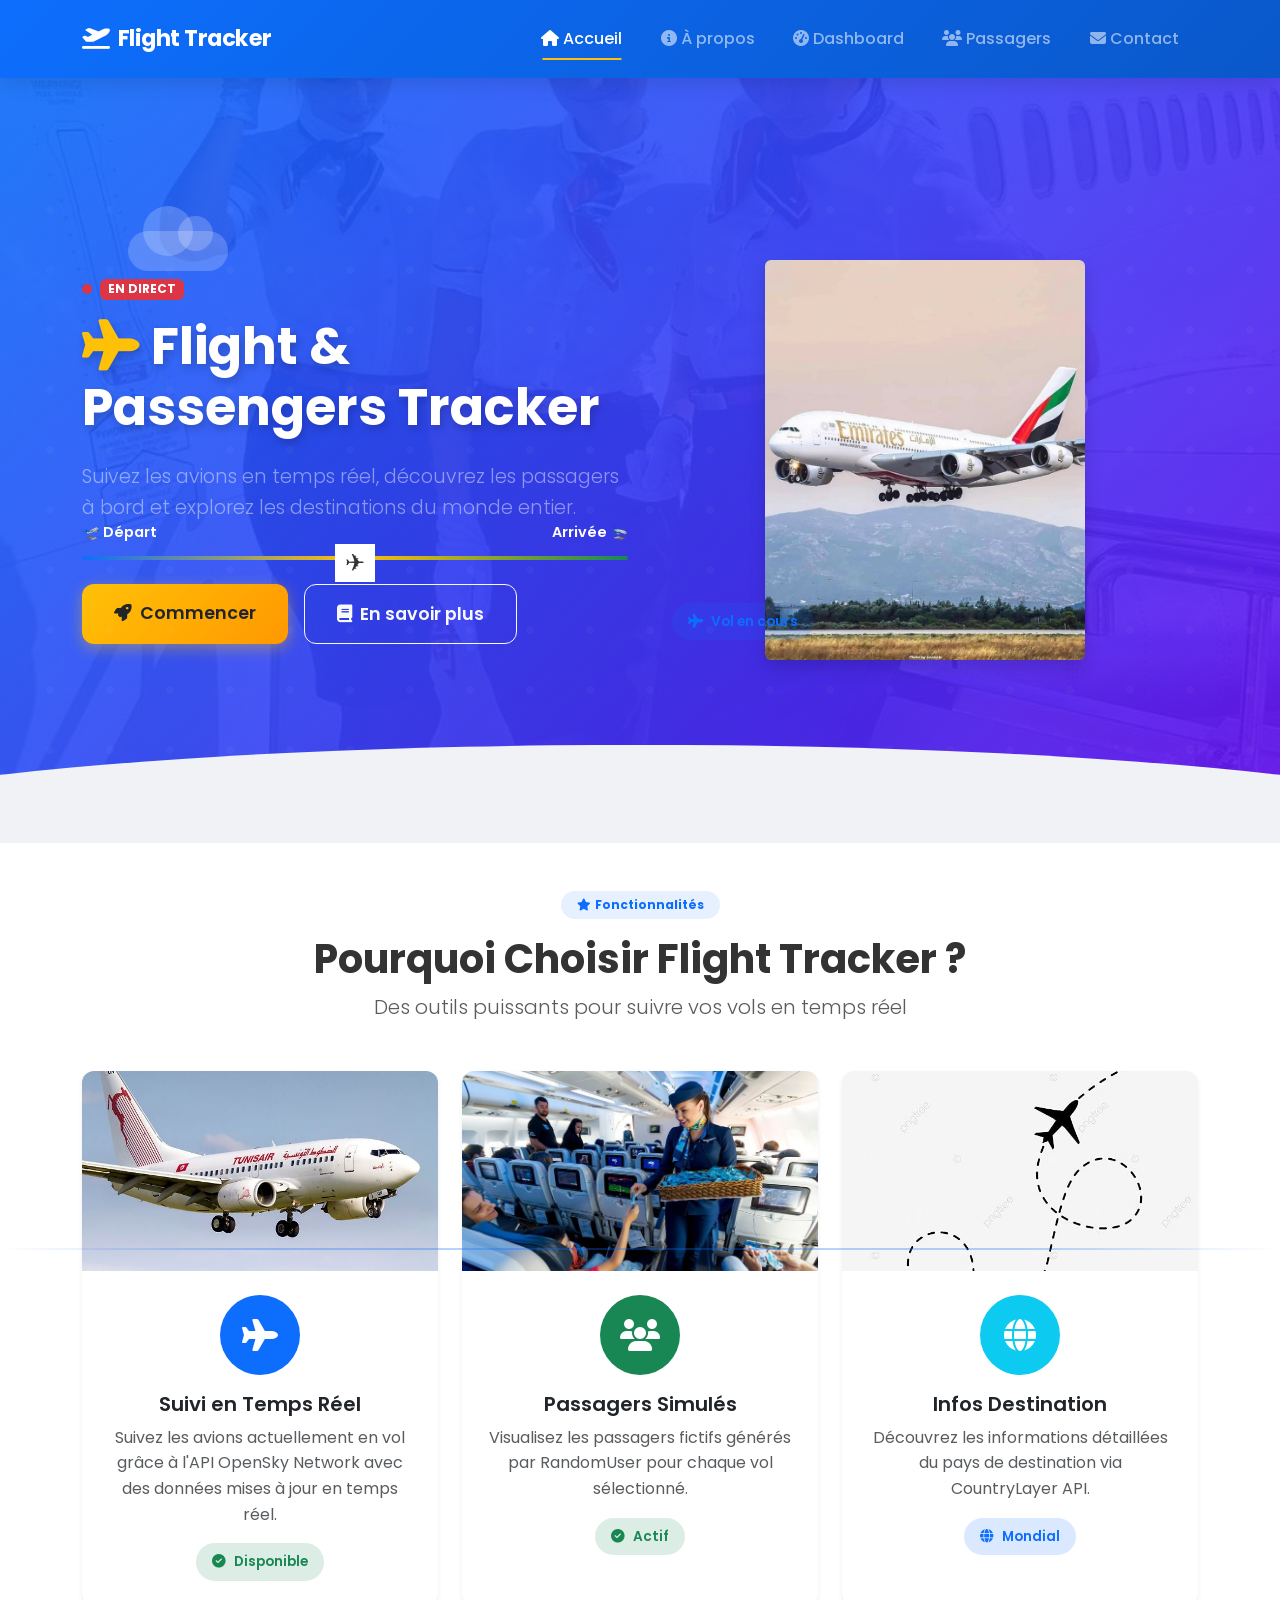
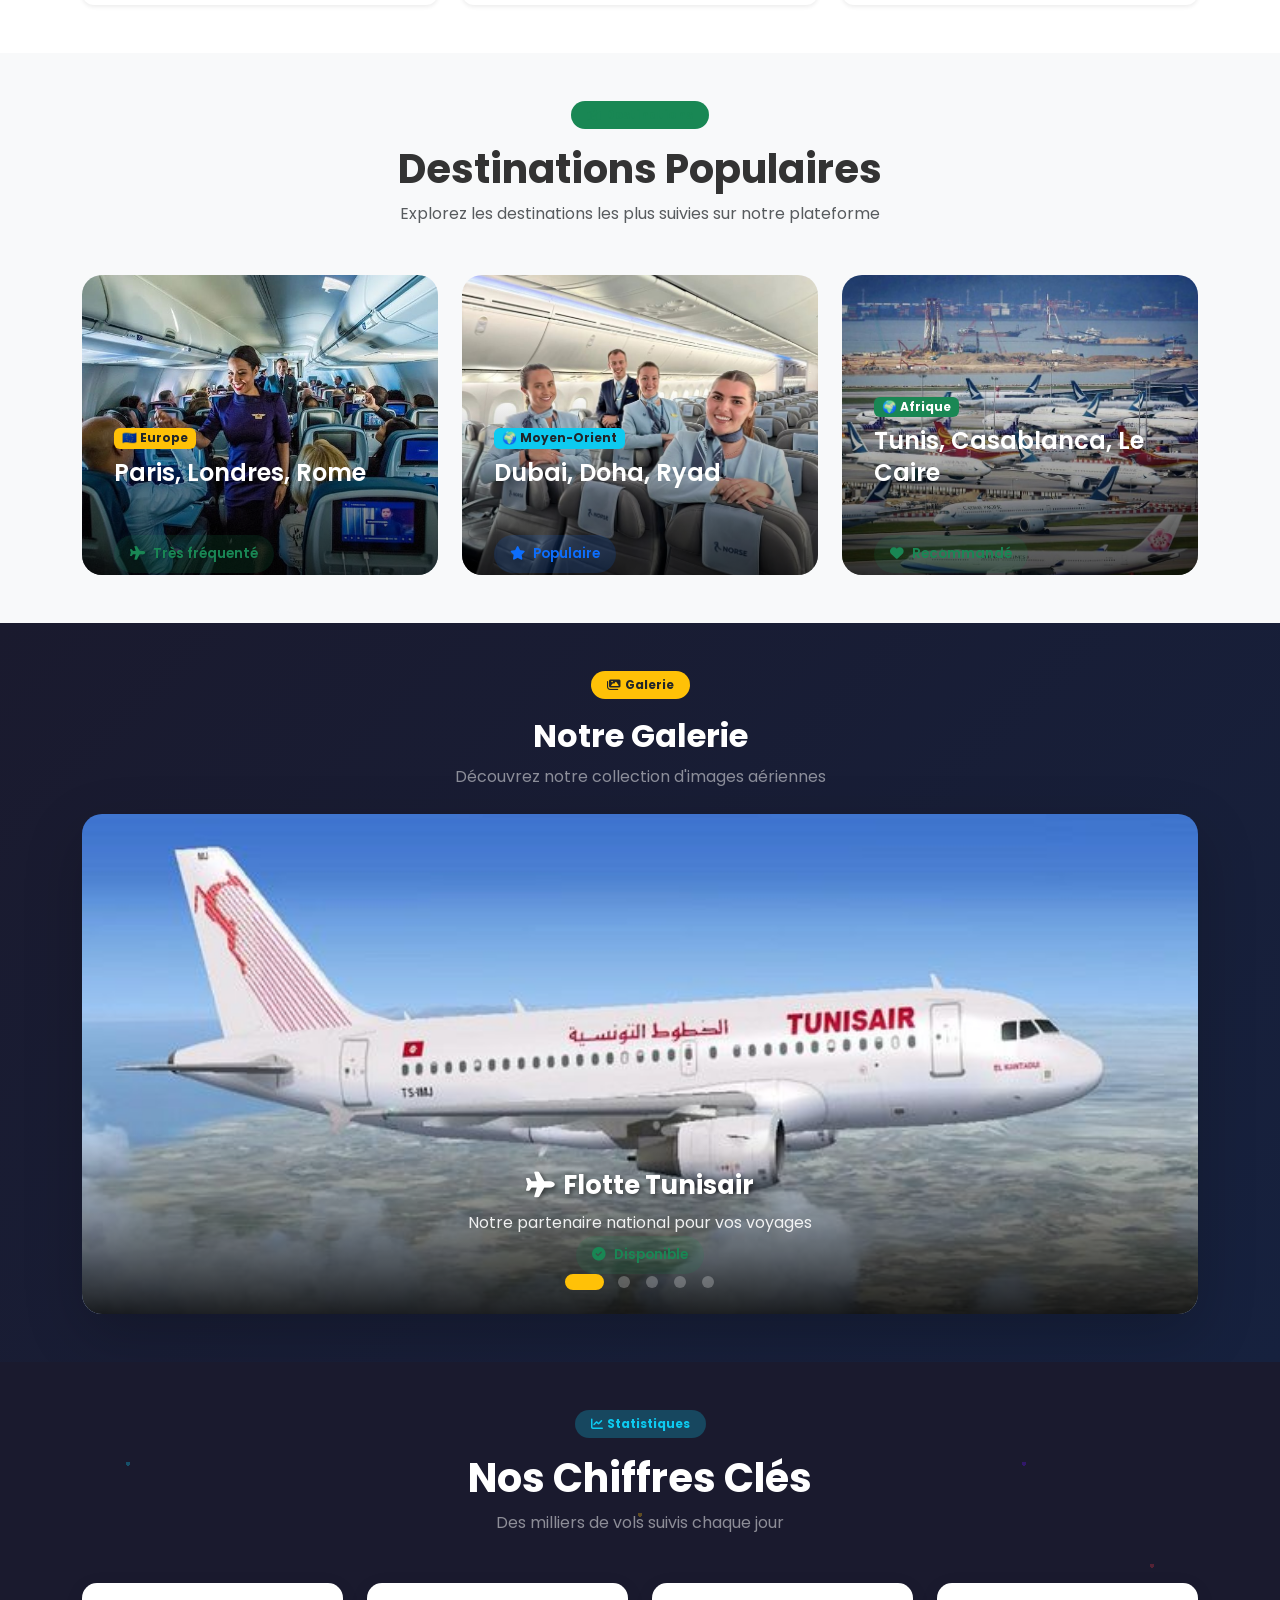
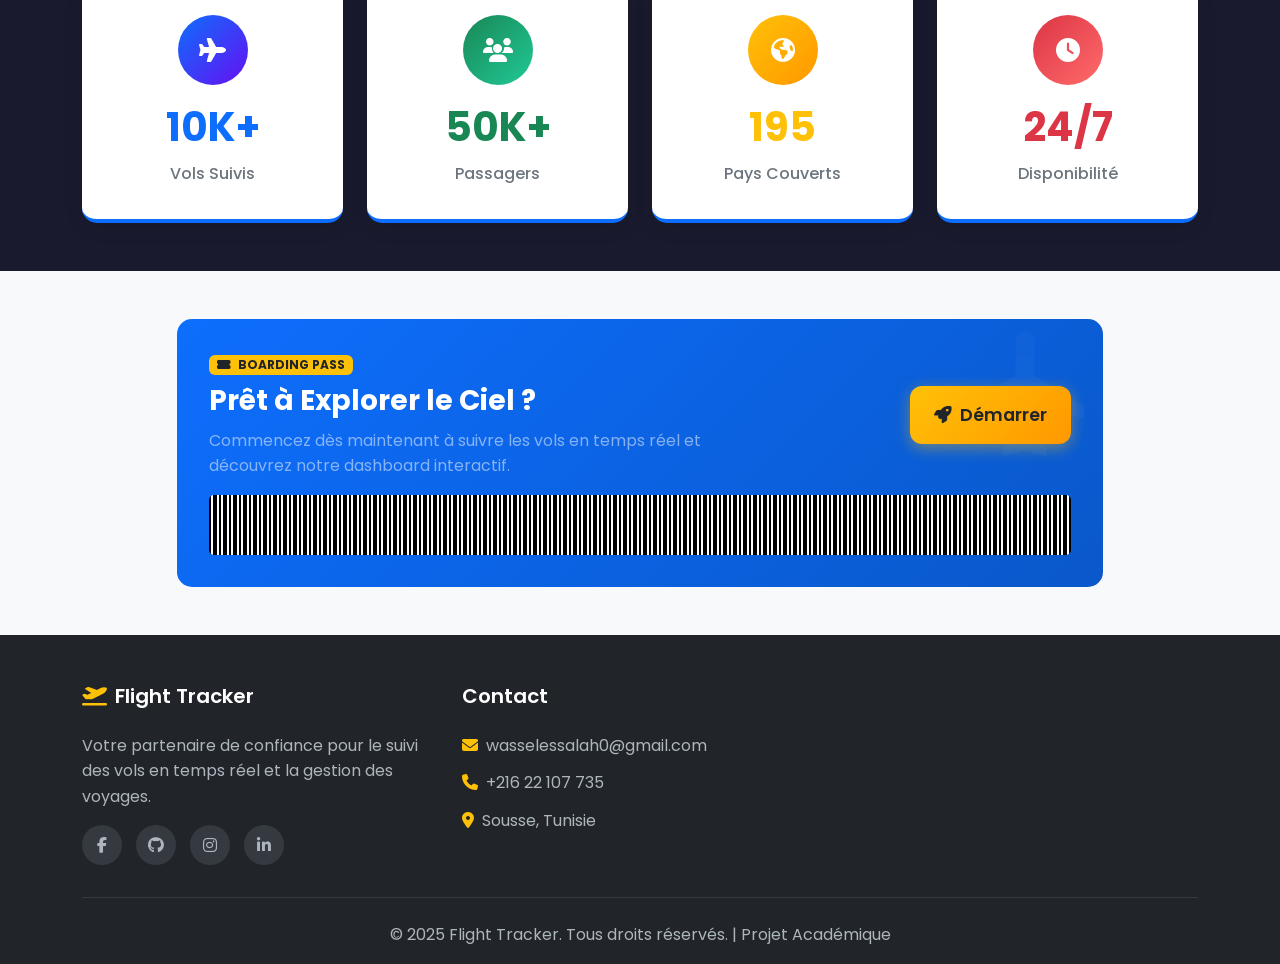
<file: index.html>
<!DOCTYPE html>
<html lang="fr">
<head>
    <meta charset="UTF-8">
    <meta name="viewport" content="width=device-width, initial-scale=1.0">
    <title>Flight & Passengers Tracker - Accueil</title>
    <!-- Bootstrap 5 CSS -->
    <link href="https://cdn.jsdelivr.net/npm/bootstrap@5.3.2/dist/css/bootstrap.min.css" rel="stylesheet">
    <!-- Font Awesome -->
    <link rel="stylesheet" href="https://cdnjs.cloudflare.com/ajax/libs/font-awesome/6.4.2/css/all.min.css">
    <!-- Custom CSS -->
    <link rel="stylesheet" href="css/style.css">
</head>
<body>
    <nav class="navbar navbar-expand-lg navbar-dark bg-primary sticky-top">
        <div class="container">
            <a class="navbar-brand" href="index.html">
                <i class="fas fa-plane-departure me-2"></i>Flight Tracker
            </a>
            <button class="navbar-toggler" type="button" data-bs-toggle="collapse" data-bs-target="#navbarNav">
                <span class="navbar-toggler-icon"></span>
            </button>
            <div class="collapse navbar-collapse" id="navbarNav">
                <ul class="navbar-nav ms-auto">
                    <li class="nav-item">
                        <a class="nav-link active" href="index.html"><i class="fas fa-home me-1"></i>Accueil</a>
                    </li>
                    <li class="nav-item">
                        <a class="nav-link" href="about.html"><i class="fas fa-info-circle me-1"></i>À propos</a>
                    </li>
                    <li class="nav-item">
                        <a class="nav-link" href="dashboard.html"><i class="fas fa-tachometer-alt me-1"></i>Dashboard</a>
                    </li>
                    <li class="nav-item">
                        <a class="nav-link" href="passengers.html"><i class="fas fa-users me-1"></i>Passagers</a>
                    </li>
                    <li class="nav-item">
                        <a class="nav-link" href="contact.html"><i class="fas fa-envelope me-1"></i>Contact</a>
                    </li>
                </ul>
            </div>
        </div>
    </nav>

    <header class="hero-section travel-bg">
        <div class="cloud-decoration" style="top: 20%; left: 10%;"></div>
        <div class="cloud-decoration" style="top: 40%; right: 15%;"></div>
        <div class="container">
            <div class="row align-items-center min-vh-75">
                <div class="col-lg-6 page-transition">
                    <div class="live-indicator mb-3">
                        <span class="dot"></span>
                        <span class="badge bg-danger">EN DIRECT</span>
                    </div>
                    <h1 class="display-4 fw-bold text-white mb-4">
                        <i class="fas fa-plane text-warning"></i> Flight & Passengers Tracker
                    </h1>
                    <p class="lead text-white-50 mb-4">
                        Suivez les avions en temps réel, découvrez les passagers à bord et explorez les destinations du monde entier.
                    </p>
                    
                    <!-- Flight Route Visual -->
                    <div class="flight-route-line mb-4">
                        <span class="departure text-white">🛫 Départ</span>
                        <span class="arrival text-white">Arrivée 🛬</span>
                    </div>
                    
                    <div class="d-flex gap-3 flex-wrap">
                        <a href="dashboard.html" class="btn btn-warning btn-lg">
                            <i class="fas fa-rocket me-2"></i>Commencer
                        </a>
                        <a href="about.html" class="btn btn-outline-light btn-lg">
                            <i class="fas fa-book me-2"></i>En savoir plus
                        </a>
                    </div>
                </div>
                <div class="col-lg-6 text-center page-transition">
                    <div class="hero-image position-relative">
                        <img src="images/flight/airplane-main.jpeg" alt="Avion en vol" class="img-fluid rounded shadow" style="max-height: 400px;">
                        <div class="flight-status in-flight position-absolute" style="bottom: 20px; left: 20px;">
                            <i class="fas fa-plane"></i> Vol en cours
                        </div>
                    </div>
                </div>
            </div>
        </div>
    </header>

    <section class="py-5 bg-white section-plane-trail">
        <div class="container">
            <div class="text-center mb-5 page-transition">
                <span class="badge bg-primary bg-opacity-10 text-primary px-3 py-2 rounded-pill mb-3">
                    <i class="fas fa-star me-1"></i>Fonctionnalités
                </span>
                <h2 class="fw-bold display-6">Pourquoi Choisir Flight Tracker ?</h2>
                <p class="text-muted lead">Des outils puissants pour suivre vos vols en temps réel</p>
            </div>
            <div class="row g-4">
                <div class="col-md-4">
                    <div class="card h-100 border-0 shadow-sm feature-card">
                        <img src="images/flight/tunisair-boeing-1.jpeg" class="card-img-top" alt="Suivi de vol" style="height: 200px; object-fit: cover;">
                        <div class="card-body text-center p-4">
                            <div class="feature-icon bg-primary text-white rounded-circle mb-3 mx-auto">
                                <i class="fas fa-plane fa-2x"></i>
                            </div>
                            <h5 class="card-title">Suivi en Temps Réel</h5>
                            <p class="card-text text-muted">
                                Suivez les avions actuellement en vol grâce à l'API OpenSky Network avec des données mises à jour en temps réel.
                            </p>
                            <span class="flight-status on-time"><i class="fas fa-check-circle"></i> Disponible</span>
                        </div>
                    </div>
                </div>
                <div class="col-md-4">
                    <div class="card h-100 border-0 shadow-sm feature-card">
                        <img src="images/flight/flight-attendants-1.jpeg" class="card-img-top" alt="Passagers" style="height: 200px; object-fit: cover;">
                        <div class="card-body text-center p-4">
                            <div class="feature-icon bg-success text-white rounded-circle mb-3 mx-auto">
                                <i class="fas fa-users fa-2x"></i>
                            </div>
                            <h5 class="card-title">Passagers Simulés</h5>
                            <p class="card-text text-muted">
                                Visualisez les passagers fictifs générés par RandomUser pour chaque vol sélectionné.
                            </p>
                            <span class="flight-status on-time"><i class="fas fa-check-circle"></i> Actif</span>
                        </div>
                    </div>
                </div>
                <div class="col-md-4">
                    <div class="card h-100 border-0 shadow-sm feature-card">
                        <img src="images/flight/flight-route.jpeg" class="card-img-top" alt="Destinations" style="height: 200px; object-fit: cover;">
                        <div class="card-body text-center p-4">
                            <div class="feature-icon bg-info text-white rounded-circle mb-3 mx-auto">
                                <i class="fas fa-globe fa-2x"></i>
                            </div>
                            <h5 class="card-title">Infos Destination</h5>
                            <p class="card-text text-muted">
                                Découvrez les informations détaillées du pays de destination via CountryLayer API.
                            </p>
                            <span class="flight-status in-flight"><i class="fas fa-globe"></i> Mondial</span>
                        </div>
                    </div>
                </div>
            </div>
        </div>
    </section>

    <section class="py-5 bg-light">
        <div class="container">
            <div class="text-center mb-5 page-transition">
                <span class="badge bg-success bg-opacity-15 text-success px-3 py-2 rounded-pill mb-3">
                    <i class="fas fa-map-marked-alt me-1"></i>Destinations
                </span>
                <h2 class="fw-bold display-6">Destinations Populaires</h2>
                <p class="text-muted">Explorez les destinations les plus suivies sur notre plateforme</p>
            </div>
            <div class="row g-4">
                <div class="col-lg-4 col-md-6">
                    <div class="destination-card">
                        <img src="images/flight/airplane-sky-2.jpeg" alt="Europe">
                        <div class="overlay">
                            <span class="badge bg-warning text-dark mb-2">🇪🇺 Europe</span>
                            <h4>Paris, Londres, Rome</h4>
                            <p>+2,500 vols quotidiens</p>
                            <span class="flight-status on-time"><i class="fas fa-plane"></i> Très fréquenté</span>
                        </div>
                    </div>
                </div>
                <div class="col-lg-4 col-md-6">
                    <div class="destination-card">
                        <img src="images/flight/airplane-sky-3.jpeg" alt="Moyen-Orient">
                        <div class="overlay">
                            <span class="badge bg-info text-dark mb-2">🌍 Moyen-Orient</span>
                            <h4>Dubai, Doha, Ryad</h4>
                            <p>+1,800 vols quotidiens</p>
                            <span class="flight-status in-flight"><i class="fas fa-star"></i> Populaire</span>
                        </div>
                    </div>
                </div>
                <div class="col-lg-4 col-md-6">
                    <div class="destination-card">
                        <img src="images/flight/airplane-sky-4.jpeg" alt="Afrique">
                        <div class="overlay">
                            <span class="badge bg-success mb-2">🌍 Afrique</span>
                            <h4>Tunis, Casablanca, Le Caire</h4>
                            <p>+1,200 vols quotidiens</p>
                            <span class="flight-status on-time"><i class="fas fa-heart"></i> Recommandé</span>
                        </div>
                    </div>
                </div>
            </div>
        </div>
    </section>

    <section class="py-5" style="background: linear-gradient(135deg, #1a1a2e 0%, #16213e 100%);">
        <div class="container">
            <div class="text-center mb-4 page-transition">
                <span class="badge bg-warning text-dark px-3 py-2 rounded-pill mb-3">
                    <i class="fas fa-images me-1"></i>Galerie
                </span>
                <h2 class="fw-bold text-white">Notre Galerie</h2>
                <p class="text-white-50">Découvrez notre collection d'images aériennes</p>
            </div>
            <div id="photoCarousel" class="carousel slide" data-bs-ride="carousel">
                <!-- Indicators -->
                <div class="carousel-indicators">
                    <button type="button" data-bs-target="#photoCarousel" data-bs-slide-to="0" class="active" aria-current="true" aria-label="Slide 1"></button>
                    <button type="button" data-bs-target="#photoCarousel" data-bs-slide-to="1" aria-label="Slide 2"></button>
                    <button type="button" data-bs-target="#photoCarousel" data-bs-slide-to="2" aria-label="Slide 3"></button>
                    <button type="button" data-bs-target="#photoCarousel" data-bs-slide-to="3" aria-label="Slide 4"></button>
                    <button type="button" data-bs-target="#photoCarousel" data-bs-slide-to="4" aria-label="Slide 5"></button>
                </div>
                <!-- Carousel Items -->
                <div class="carousel-inner rounded shadow-lg">
                    <div class="carousel-item active">
                        <img src="images/flight/tunisair-fleet.jpeg" class="d-block w-100" alt="Flotte Tunisair" style="height: 500px; object-fit: cover;">
                        <div class="carousel-caption d-none d-md-block bg-dark bg-opacity-50 rounded p-3">
                            <h5><i class="fas fa-plane me-2"></i>Flotte Tunisair</h5>
                            <p>Notre partenaire national pour vos voyages</p>
                            <span class="flight-status on-time"><i class="fas fa-check-circle"></i> Disponible</span>
                        </div>
                    </div>
                    <div class="carousel-item">
                        <img src="images/flight/airplane-sky-1.jpeg" class="d-block w-100" alt="Avion dans le ciel" style="height: 500px; object-fit: cover;">
                        <div class="carousel-caption d-none d-md-block bg-dark bg-opacity-50 rounded p-3">
                            <h5><i class="fas fa-cloud me-2"></i>Vol en Altitude</h5>
                            <p>Au-dessus des nuages vers votre destination</p>
                            <span class="flight-status in-flight"><i class="fas fa-plane"></i> En vol</span>
                        </div>
                    </div>
                    <div class="carousel-item">
                        <img src="images/flight/tunisair-boeing-1.jpeg" class="d-block w-100" alt="Boeing Tunisair" style="height: 500px; object-fit: cover;">
                        <div class="carousel-caption d-none d-md-block bg-dark bg-opacity-50 rounded p-3">
                            <h5><i class="fas fa-plane-departure me-2"></i>Boeing Moderne</h5>
                            <p>Technologie de pointe pour votre confort</p>
                            <span class="flight-status on-time"><i class="fas fa-star"></i> Premium</span>
                        </div>
                    </div>
                    <div class="carousel-item">
                        <img src="images/flight/crew-pilots.jpeg" class="d-block w-100" alt="Équipage" style="height: 500px; object-fit: cover;">
                        <div class="carousel-caption d-none d-md-block bg-dark bg-opacity-50 rounded p-3">
                            <h5><i class="fas fa-users me-2"></i>Notre Équipage</h5>
                            <p>Des professionnels à votre service</p>
                            <span class="flight-status on-time"><i class="fas fa-award"></i> Certifié</span>
                        </div>
                    </div>
                    <div class="carousel-item">
                        <img src="images/flight/porter-airlines.jpeg" class="d-block w-100" alt="Porter Airlines" style="height: 500px; object-fit: cover;">
                        <div class="carousel-caption d-none d-md-block bg-dark bg-opacity-50 rounded p-3">
                            <h5><i class="fas fa-globe me-2"></i>Nos Partenaires</h5>
                            <p>Un réseau mondial de compagnies aériennes</p>
                            <span class="flight-status in-flight"><i class="fas fa-handshake"></i> Partenaire</span>
                        </div>
                    </div>
                </div>
                <!-- Navigation Arrows -->
                <button class="carousel-control-prev" type="button" data-bs-target="#photoCarousel" data-bs-slide="prev">
                    <span class="carousel-control-prev-icon" aria-hidden="true"></span>
                    <span class="visually-hidden">Précédent</span>
                </button>
                <button class="carousel-control-next" type="button" data-bs-target="#photoCarousel" data-bs-slide="next">
                    <span class="carousel-control-next-icon" aria-hidden="true"></span>
                    <span class="visually-hidden">Suivant</span>
                </button>
            </div>
        </div>
    </section>

    <section class="py-5 world-map-bg">
        <div class="container">
            <div class="text-center mb-5">
                <span class="badge bg-info bg-opacity-25 text-info px-3 py-2 rounded-pill mb-3">
                    <i class="fas fa-chart-line me-1"></i>Statistiques
                </span>
                <h2 class="fw-bold display-6 text-white">Nos Chiffres Clés</h2>
                <p class="text-white-50">Des milliers de vols suivis chaque jour</p>
            </div>
            <div class="row g-4">
                <div class="col-md-3 col-6">
                    <div class="travel-counter">
                        <div class="counter-icon">
                            <i class="fas fa-plane"></i>
                        </div>
                        <h2>10K+</h2>
                        <p>Vols Suivis</p>
                    </div>
                </div>
                <div class="col-md-3 col-6">
                    <div class="travel-counter">
                        <div class="counter-icon" style="background: linear-gradient(135deg, #198754 0%, #20c997 100%);">
                            <i class="fas fa-users"></i>
                        </div>
                        <h2 style="color: #198754;">50K+</h2>
                        <p>Passagers</p>
                    </div>
                </div>
                <div class="col-md-3 col-6">
                    <div class="travel-counter">
                        <div class="counter-icon" style="background: linear-gradient(135deg, #ffc107 0%, #ff9800 100%);">
                            <i class="fas fa-globe-americas"></i>
                        </div>
                        <h2 style="color: #ffc107;">195</h2>
                        <p>Pays Couverts</p>
                    </div>
                </div>
                <div class="col-md-3 col-6">
                    <div class="travel-counter">
                        <div class="counter-icon" style="background: linear-gradient(135deg, #dc3545 0%, #ff6b6b 100%);">
                            <i class="fas fa-clock"></i>
                        </div>
                        <h2 style="color: #dc3545;">24/7</h2>
                        <p>Disponibilité</p>
                    </div>
                </div>
            </div>
        </div>
    </section>

    <section class="py-5 bg-light">
        <div class="container">
            <div class="row justify-content-center">
                <div class="col-lg-10">
                    <div class="boarding-pass">
                        <div class="row align-items-center">
                            <div class="col-lg-8 text-center text-lg-start mb-4 mb-lg-0">
                                <span class="badge bg-warning text-dark mb-2">
                                    <i class="fas fa-ticket-alt me-1"></i> BOARDING PASS
                                </span>
                                <h3 class="text-white fw-bold mb-2">Prêt à Explorer le Ciel ?</h3>
                                <p class="text-white-50 mb-0">Commencez dès maintenant à suivre les vols en temps réel et découvrez notre dashboard interactif.</p>
                            </div>
                            <div class="col-lg-4 text-center text-lg-end">
                                <a href="dashboard.html" class="btn btn-warning btn-lg px-4">
                                    <i class="fas fa-rocket me-2"></i>Démarrer
                                </a>
                            </div>
                        </div>
                        <div class="barcode mt-3"></div>
                    </div>
                </div>
            </div>
        </div>
    </section>

    <footer class="footer-pro">
        <div class="container">
            <div class="row g-4">
                <div class="col-lg-4">
                    <h5><i class="fas fa-plane-departure me-2 text-warning"></i>Flight Tracker</h5>
                    <p>Votre partenaire de confiance pour le suivi des vols en temps réel et la gestion des voyages.</p>
                    <div class="social-links">
                        <a href="https://www.facebook.com/wasl.alsalh.2025/" target="_blank"><i class="fab fa-facebook-f"></i></a>
                        <a href="https://github.com/wasselessalah" target="_blank"><i class="fab fa-github"></i></a>
                        <a href="https://www.instagram.com/essalahwassel/" target="_blank"><i class="fab fa-instagram"></i></a>
                        <a href="https://www.linkedin.com/in/essalah-wassel-626993300/" target="_blank"><i class="fab fa-linkedin-in"></i></a>
                    </div>
                </div>
              
                <div class="col-lg-3 col-md-4">
                    <h5>Contact</h5>
                    <ul class="footer-links">
                        <li><i class="fas fa-envelope me-2 text-warning"></i>wasselessalah0@gmail.com</li>
                        <li><i class="fas fa-phone me-2 text-warning"></i>+216 22 107 735</li>
                        <li><i class="fas fa-map-marker-alt me-2 text-warning"></i>Sousse, Tunisie</li>
                    </ul>
                </div>
                
            </div>
            <div class="footer-bottom text-center">
                <p class="mb-0">&copy; 2025 Flight Tracker. Tous droits réservés. | Projet Académique </p>
            </div>
        </div>
    </footer>

    <script src="https://cdn.jsdelivr.net/npm/bootstrap@5.3.2/dist/js/bootstrap.bundle.min.js"></script>
    <script src="https://code.jquery.com/jquery-3.7.1.min.js"></script>
    <script src="js/main.js"></script>
</body>
</html>
</file>
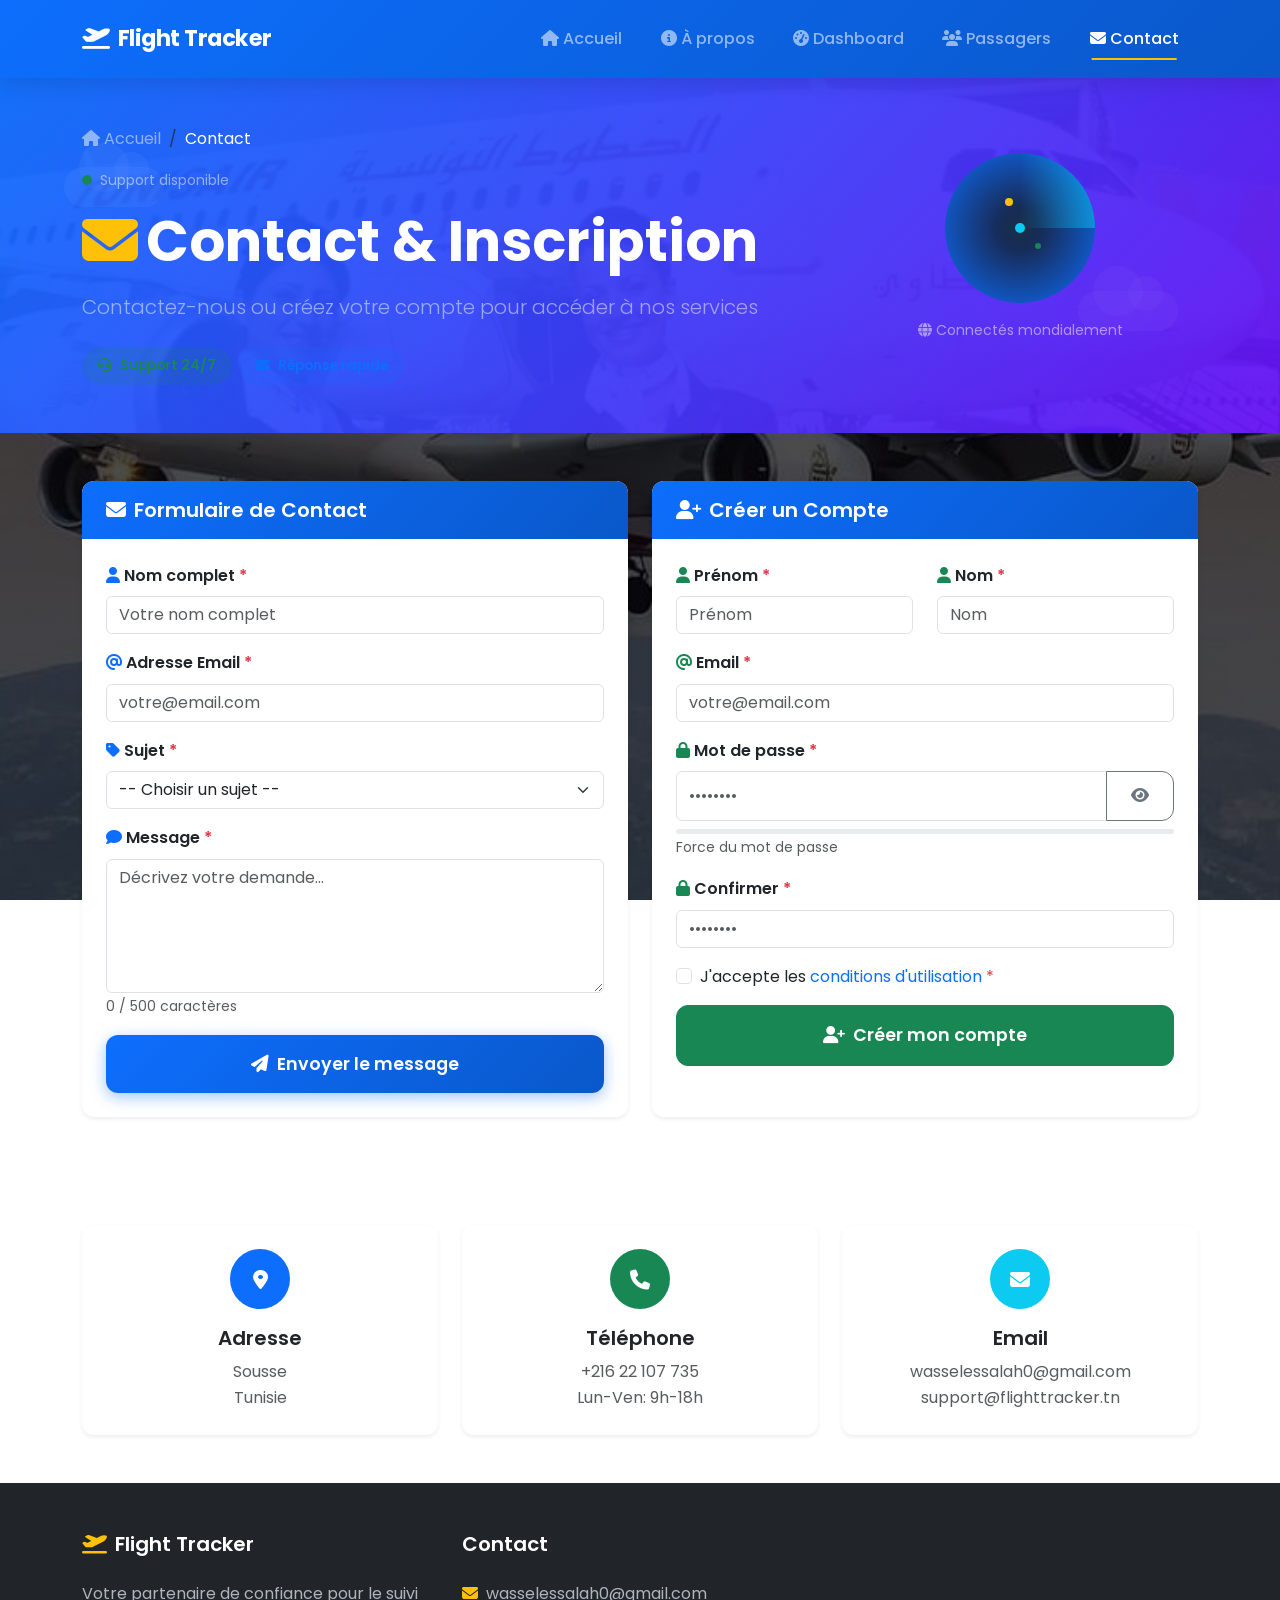
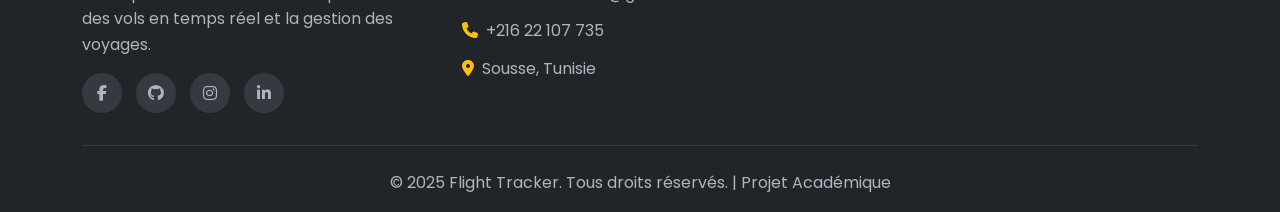
<file: contact.html>
<!DOCTYPE html>
<html lang="fr">
<head>
    <meta charset="UTF-8">
    <meta name="viewport" content="width=device-width, initial-scale=1.0">
    <title>Flight Tracker - Contact / Inscription</title>
    <!-- Bootstrap 5 CSS -->
    <link href="https://cdn.jsdelivr.net/npm/bootstrap@5.3.2/dist/css/bootstrap.min.css" rel="stylesheet">
    <!-- Font Awesome -->
    <link rel="stylesheet" href="https://cdnjs.cloudflare.com/ajax/libs/font-awesome/6.4.2/css/all.min.css">
    <!-- Custom CSS -->
    <link rel="stylesheet" href="css/style.css">
</head>
<body style="background: linear-gradient(rgba(0, 0, 0, 0.7), rgba(0, 0, 0, 0.7)), url('images/flight/airplane-main.jpeg'); background-size: cover; background-attachment: fixed; background-position: center; min-height: 100vh;">
    <nav class="navbar navbar-expand-lg navbar-dark bg-primary sticky-top">
        <div class="container">
            <a class="navbar-brand" href="index.html">
                <i class="fas fa-plane-departure me-2"></i>Flight Tracker
            </a>
            <button class="navbar-toggler" type="button" data-bs-toggle="collapse" data-bs-target="#navbarNav">
                <span class="navbar-toggler-icon"></span>
            </button>
            <div class="collapse navbar-collapse" id="navbarNav">
                <ul class="navbar-nav ms-auto">
                    <li class="nav-item">
                        <a class="nav-link" href="index.html"><i class="fas fa-home me-1"></i>Accueil</a>
                    </li>
                    <li class="nav-item">
                        <a class="nav-link" href="about.html"><i class="fas fa-info-circle me-1"></i>À propos</a>
                    </li>
                    <li class="nav-item">
                        <a class="nav-link" href="dashboard.html"><i class="fas fa-tachometer-alt me-1"></i>Dashboard</a>
                    </li>
                    <li class="nav-item">
                        <a class="nav-link" href="passengers.html"><i class="fas fa-users me-1"></i>Passagers</a>
                    </li>
                    <li class="nav-item">
                        <a class="nav-link active" href="contact.html"><i class="fas fa-envelope me-1"></i>Contact</a>
                    </li>
                </ul>
            </div>
        </div>
    </nav>

    <header class="text-white py-5 position-relative overflow-hidden" style="background: linear-gradient(135deg, rgba(13, 110, 253, 0.95) 0%, rgba(102, 16, 242, 0.95) 100%), url('images/flight/booking-flights.jpeg') center/cover fixed;">
        <div class="cloud-decoration" style="top: 25%; left: 5%; opacity: 0.2;"></div>
        <div class="cloud-decoration" style="top: 60%; right: 8%; opacity: 0.15;"></div>
        <div class="container position-relative">
            <div class="row align-items-center">
                <div class="col-lg-8 page-transition">
                    <nav aria-label="breadcrumb">
                        <ol class="breadcrumb mb-3" style="background: transparent;">
                            <li class="breadcrumb-item"><a href="index.html" class="text-white-50"><i class="fas fa-home me-1"></i>Accueil</a></li>
                            <li class="breadcrumb-item active text-white" aria-current="page">Contact</li>
                        </ol>
                    </nav>
                    <div class="live-indicator mb-3">
                        <span class="dot" style="background: #198754;"></span>
                        <span class="text-white-50 small">Support disponible</span>
                    </div>
                    <h1 class="display-4 fw-bold mb-3">
                        <i class="fas fa-envelope me-2 text-warning"></i>Contact & Inscription
                    </h1>
                    <p class="lead text-white-50 mb-4">Contactez-nous ou créez votre compte pour accéder à nos services</p>
                    
                    <!-- Contact badges -->
                    <div class="d-flex gap-2 flex-wrap">
                        <span class="flight-status on-time"><i class="fas fa-headset"></i> Support 24/7</span>
                        <span class="flight-status in-flight"><i class="fas fa-envelope"></i> Réponse rapide</span>
                    </div>
                </div>
                <div class="col-lg-4 d-none d-lg-block text-center">
                    <div class="radar-container">
                        <div style="position: absolute; top: 30%; left: 40%; width: 8px; height: 8px; background: #ffc107; border-radius: 50%; animation: pulse 2s infinite;"></div>
                        <div style="position: absolute; top: 60%; left: 60%; width: 6px; height: 6px; background: #198754; border-radius: 50%; animation: pulse 2s infinite 0.5s;"></div>
                    </div>
                    <p class="text-white-50 small mt-3"><i class="fas fa-globe me-1"></i>Connectés mondialement</p>
                </div>
            </div>
        </div>
    </header>

    <main class="py-5">
        <div class="container">
            <div class="row g-4">
                <!-- Contact Form -->
                <div class="col-lg-6">
                    <div class="card shadow-sm h-100">
                        <div class="card-header bg-primary text-white">
                            <h5 class="mb-0"><i class="fas fa-envelope me-2"></i>Formulaire de Contact</h5>
                        </div>
                        <div class="card-body">
                            <form id="contactForm" novalidate>
                                <!-- Nom -->
                                <div class="mb-3">
                                    <label for="contactName" class="form-label fw-semibold">
                                        <i class="fas fa-user me-1 text-primary"></i>Nom complet <span class="text-danger">*</span>
                                    </label>
                                    <input type="text" class="form-control" id="contactName" name="name" placeholder="Votre nom complet" required minlength="3">
                                    <div class="invalid-feedback" id="contactNameError">
                                        Le nom doit contenir au moins 3 caractères.
                                    </div>
                                </div>

                                <!-- Email -->
                                <div class="mb-3">
                                    <label for="contactEmail" class="form-label fw-semibold">
                                        <i class="fas fa-at me-1 text-primary"></i>Adresse Email <span class="text-danger">*</span>
                                    </label>
                                    <input type="email" class="form-control" id="contactEmail" name="email" placeholder="votre@email.com" required>
                                    <div class="invalid-feedback" id="contactEmailError">
                                        Veuillez entrer une adresse email valide.
                                    </div>
                                </div>

                                <!-- Sujet -->
                                <div class="mb-3">
                                    <label for="contactSubject" class="form-label fw-semibold">
                                        <i class="fas fa-tag me-1 text-primary"></i>Sujet <span class="text-danger">*</span>
                                    </label>
                                    <select class="form-select" id="contactSubject" name="subject" required>
                                        <option value="">-- Choisir un sujet --</option>
                                        <option value="question">Question générale</option>
                                        <option value="bug">Signaler un bug</option>
                                        <option value="suggestion">Suggestion</option>
                                        <option value="partnership">Partenariat</option>
                                        <option value="other">Autre</option>
                                    </select>
                                    <div class="invalid-feedback" id="contactSubjectError">
                                        Veuillez sélectionner un sujet.
                                    </div>
                                </div>

                                <!-- Message -->
                                <div class="mb-3">
                                    <label for="contactMessage" class="form-label fw-semibold">
                                        <i class="fas fa-comment me-1 text-primary"></i>Message <span class="text-danger">*</span>
                                    </label>
                                    <textarea class="form-control" id="contactMessage" name="message" rows="5" placeholder="Décrivez votre demande..." required minlength="10"></textarea>
                                    <div class="invalid-feedback" id="contactMessageError">
                                        Le message doit contenir au moins 10 caractères.
                                    </div>
                                    <small class="text-muted"><span id="messageCharCount">0</span> / 500 caractères</small>
                                </div>

                                <!-- Submit Button -->
                                <div class="d-grid">
                                    <button type="submit" class="btn btn-primary btn-lg" id="contactSubmitBtn">
                                        <i class="fas fa-paper-plane me-2"></i>Envoyer le message
                                    </button>
                                </div>
                            </form>

                            <!-- Success Message -->
                            <div id="contactSuccess" class="alert alert-success mt-3 d-none">
                                <i class="fas fa-check-circle me-2"></i>
                                <strong>Message envoyé avec succès !</strong> Nous vous répondrons rapidement.
                            </div>
                        </div>
                    </div>
                </div>

                <!-- Registration Form -->
                <div class="col-lg-6">
                    <div class="card shadow-sm h-100">
                        <div class="card-header bg-success text-white">
                            <h5 class="mb-0"><i class="fas fa-user-plus me-2"></i>Créer un Compte</h5>
                        </div>
                        <div class="card-body">
                            <form id="registerForm" novalidate>
                                <div class="row">
                                    <!-- Prénom -->
                                    <div class="col-md-6 mb-3">
                                        <label for="registerFirstName" class="form-label fw-semibold">
                                            <i class="fas fa-user me-1 text-success"></i>Prénom <span class="text-danger">*</span>
                                        </label>
                                        <input type="text" class="form-control" id="registerFirstName" name="firstName" placeholder="Prénom" required minlength="2">
                                        <div class="invalid-feedback">Min. 2 caractères requis.</div>
                                    </div>

                                    <!-- Nom -->
                                    <div class="col-md-6 mb-3">
                                        <label for="registerLastName" class="form-label fw-semibold">
                                            <i class="fas fa-user me-1 text-success"></i>Nom <span class="text-danger">*</span>
                                        </label>
                                        <input type="text" class="form-control" id="registerLastName" name="lastName" placeholder="Nom" required minlength="2">
                                        <div class="invalid-feedback">Min. 2 caractères requis.</div>
                                    </div>
                                </div>

                                <!-- Email -->
                                <div class="mb-3">
                                    <label for="registerEmail" class="form-label fw-semibold">
                                        <i class="fas fa-at me-1 text-success"></i>Email <span class="text-danger">*</span>
                                    </label>
                                    <input type="email" class="form-control" id="registerEmail" name="email" placeholder="votre@email.com" required>
                                    <div class="invalid-feedback">Veuillez entrer une adresse email valide.</div>
                                </div>

                                <!-- Password -->
                                <div class="mb-3">
                                    <label for="registerPassword" class="form-label fw-semibold">
                                        <i class="fas fa-lock me-1 text-success"></i>Mot de passe <span class="text-danger">*</span>
                                    </label>
                                    <div class="input-group">
                                        <input type="password" class="form-control" id="registerPassword" name="password" placeholder="••••••••" required minlength="8">
                                        <button class="btn btn-outline-secondary" type="button" id="togglePassword">
                                            <i class="fas fa-eye"></i>
                                        </button>
                                    </div>
                                    <div class="invalid-feedback">Min. 8 caractères requis.</div>
                                    <!-- Password Strength -->
                                    <div class="progress mt-2" style="height: 5px;">
                                        <div class="progress-bar" role="progressbar" id="passwordStrength" style="width: 0%"></div>
                                    </div>
                                    <small class="text-muted" id="passwordStrengthText">Force du mot de passe</small>
                                </div>

                                <!-- Confirm Password -->
                                <div class="mb-3">
                                    <label for="registerConfirmPassword" class="form-label fw-semibold">
                                        <i class="fas fa-lock me-1 text-success"></i>Confirmer <span class="text-danger">*</span>
                                    </label>
                                    <input type="password" class="form-control" id="registerConfirmPassword" name="confirmPassword" placeholder="••••••••" required>
                                    <div class="invalid-feedback">Les mots de passe ne correspondent pas.</div>
                                </div>

                                <!-- Terms -->
                                <div class="mb-3">
                                    <div class="form-check">
                                        <input class="form-check-input" type="checkbox" id="registerTerms" name="terms" required>
                                        <label class="form-check-label" for="registerTerms">
                                            J'accepte les <a href="#" data-bs-toggle="modal" data-bs-target="#termsModal">conditions d'utilisation</a> <span class="text-danger">*</span>
                                        </label>
                                        <div class="invalid-feedback">Vous devez accepter les conditions.</div>
                                    </div>
                                </div>

                                <!-- Submit Button -->
                                <div class="d-grid">
                                    <button type="submit" class="btn btn-success btn-lg" id="registerSubmitBtn">
                                        <i class="fas fa-user-plus me-2"></i>Créer mon compte
                                    </button>
                                </div>
                            </form>

                            <!-- Success Message -->
                            <div id="registerSuccess" class="alert alert-success mt-3 d-none">
                                <i class="fas fa-check-circle me-2"></i>
                                <strong>Inscription réussie !</strong> Votre compte a été créé.
                            </div>
                        </div>
                    </div>
                </div>
            </div>

            <!-- Contact Info Cards -->
            <section class="mt-5">
                <h3 class="text-center mb-4 text-white"><i class="fas fa-address-book me-2"></i>Nos Coordonnées</h3>
                <div class="row g-4">
                    <div class="col-md-4">
                        <div class="card text-center h-100 shadow-sm">
                            <div class="card-body">
                                <div class="bg-primary text-white rounded-circle d-inline-flex align-items-center justify-content-center mb-3" style="width: 60px; height: 60px;">
                                    <i class="fas fa-map-marker-alt fa-lg"></i>
                                </div>
                                <h5>Adresse</h5>
                                <p class="text-muted mb-0">Sousse<br>Tunisie</p>
                            </div>
                        </div>
                    </div>
                    <div class="col-md-4">
                        <div class="card text-center h-100 shadow-sm">
                            <div class="card-body">
                                <div class="bg-success text-white rounded-circle d-inline-flex align-items-center justify-content-center mb-3" style="width: 60px; height: 60px;">
                                    <i class="fas fa-phone fa-lg"></i>
                                </div>
                                <h5>Téléphone</h5>
                                <p class="text-muted mb-0">+216 22 107 735<br>Lun-Ven: 9h-18h</p>
                            </div>
                        </div>
                    </div>
                    <div class="col-md-4">
                        <div class="card text-center h-100 shadow-sm">
                            <div class="card-body">
                                <div class="bg-info text-white rounded-circle d-inline-flex align-items-center justify-content-center mb-3" style="width: 60px; height: 60px;">
                                    <i class="fas fa-envelope fa-lg"></i>
                                </div>
                                <h5>Email</h5>
                                <p class="text-muted mb-0">wasselessalah0@gmail.com<br>support@flighttracker.tn</p>
                            </div>
                        </div>
                    </div>
                </div>
            </section>
        </div>
    </main>

    <div class="modal fade" id="termsModal" tabindex="-1">
        <div class="modal-dialog modal-lg modal-dialog-centered modal-dialog-scrollable">
            <div class="modal-content">
                <div class="modal-header bg-primary text-white">
                    <h5 class="modal-title"><i class="fas fa-file-contract me-2"></i>Conditions d'utilisation</h5>
                    <button type="button" class="btn-close btn-close-white" data-bs-dismiss="modal"></button>
                </div>
                <div class="modal-body">
                    <h6 class="text-primary"><i class="fas fa-check-circle me-2"></i>1. Acceptation des conditions</h6>
                    <p>En utilisant ce site, vous acceptez les présentes conditions d'utilisation.</p>
                    
                    <h6 class="text-primary"><i class="fas fa-cogs me-2"></i>2. Utilisation du service</h6>
                    <p>Ce service est fourni à des fins éducatives et de démonstration uniquement.</p>
                    
                    <h6 class="text-primary"><i class="fas fa-shield-alt me-2"></i>3. Données personnelles</h6>
                    <p>Les données collectées sont utilisées uniquement dans le cadre de ce projet pédagogique.</p>
                    
                    <h6 class="text-primary"><i class="fas fa-exclamation-triangle me-2"></i>4. Limitation de responsabilité</h6>
                    <p>Ce projet est réalisé dans un cadre académique. Les données affichées peuvent être fictives.</p>
                </div>
                <div class="modal-footer">
                    <button type="button" class="btn btn-primary" data-bs-dismiss="modal">
                        <i class="fas fa-check me-2"></i>J'ai compris
                    </button>
                </div>
            </div>
        </div>
    </div>

    <footer class="footer-pro">
        <div class="container">
            <div class="row g-4">
                <div class="col-lg-4">
                    <h5><i class="fas fa-plane-departure me-2 text-warning"></i>Flight Tracker</h5>
                    <p>Votre partenaire de confiance pour le suivi des vols en temps réel et la gestion des voyages.</p>
                    <div class="social-links">
                        <a href="https://www.facebook.com/wasl.alsalh.2025/" target="_blank"><i class="fab fa-facebook-f"></i></a>
                        <a href="https://github.com/wasselessalah" target="_blank"><i class="fab fa-github"></i></a>
                        <a href="https://www.instagram.com/essalahwassel/" target="_blank"><i class="fab fa-instagram"></i></a>
                        <a href="https://www.linkedin.com/in/essalah-wassel-626993300/" target="_blank"><i class="fab fa-linkedin-in"></i></a>
                    </div>
                </div>
              
                <div class="col-lg-3 col-md-4">
                    <h5>Contact</h5>
                    <ul class="footer-links">
                        <li><i class="fas fa-envelope me-2 text-warning"></i>wasselessalah0@gmail.com</li>
                        <li><i class="fas fa-phone me-2 text-warning"></i>+216 22 107 735</li>
                        <li><i class="fas fa-map-marker-alt me-2 text-warning"></i>Sousse, Tunisie</li>
                    </ul>
                </div>
                
            </div>
            <div class="footer-bottom text-center">
                <p class="mb-0">&copy; 2025 Flight Tracker. Tous droits réservés. | Projet Académique </p>
            </div>
        </div>
    </footer>

    <script src="https://cdn.jsdelivr.net/npm/bootstrap@5.3.2/dist/js/bootstrap.bundle.min.js"></script>
    <script src="https://code.jquery.com/jquery-3.7.1.min.js"></script>
    <script src="js/contact.js"></script>
</body>
</html>
</file>
<file: css/style.css>
/* ===================================
   Flight & Passengers Tracker
   Custom Styles - Enhanced UI/UX
   =================================== */

/* ===== Google Fonts ===== */
@import url('https://fonts.googleapis.com/css2?family=Poppins:wght@300;400;500;600;700;800&display=swap');

/* ===== Variables CSS ===== */
:root {
    --primary-color: #0d6efd;
    --primary-dark: #0a58ca;
    --primary-light: #3d8bfd;
    --secondary-color: #6c757d;
    --success-color: #198754;
    --info-color: #0dcaf0;
    --warning-color: #ffc107;
    --danger-color: #dc3545;
    --dark-color: #212529;
    --light-color: #f8f9fa;
    --gradient-primary: linear-gradient(135deg, #667eea 0%, #764ba2 100%);
    --gradient-blue: linear-gradient(135deg, #0d6efd 0%, #0a58ca 100%);
    --gradient-dark: linear-gradient(135deg, #1a1a2e 0%, #16213e 100%);
    --shadow-sm: 0 2px 10px rgba(0,0,0,0.08);
    --shadow-md: 0 5px 20px rgba(0,0,0,0.12);
    --shadow-lg: 0 10px 40px rgba(0,0,0,0.15);
    --shadow-xl: 0 20px 60px rgba(0,0,0,0.2);
    --radius-sm: 8px;
    --radius-md: 12px;
    --radius-lg: 20px;
    --radius-xl: 30px;
    --transition: all 0.3s cubic-bezier(0.4, 0, 0.2, 1);
}

/* ===== Global Styles ===== */
* {
    margin: 0;
    padding: 0;
    box-sizing: border-box;
}

body {
    font-family: 'Poppins', 'Segoe UI', sans-serif;
    min-height: 100vh;
    display: flex;
    flex-direction: column;
    background: #f0f2f5;
    color: #333;
    line-height: 1.6;
    overflow-x: hidden;
}

main {
    flex: 1;
}

h1, h2, h3, h4, h5, h6 {
    font-weight: 600;
    line-height: 1.3;
}

a {
    text-decoration: none;
    transition: var(--transition);
}

/* ===== Navbar Enhanced ===== */
.navbar {
    background: var(--gradient-blue) !important;
    backdrop-filter: blur(10px);
    box-shadow: var(--shadow-md);
    padding: 1rem 0;
}

.navbar-brand {
    font-weight: 700;
    font-size: 1.4rem;
    letter-spacing: -0.5px;
}

.navbar-brand i {
    transition: var(--transition);
}

.navbar-brand:hover i {
    transform: translateX(5px) rotate(-5deg);
}

.nav-link {
    font-weight: 500;
    padding: 0.5rem 1rem !important;
    margin: 0 0.2rem;
    border-radius: var(--radius-sm);
    position: relative;
    overflow: hidden;
}

.nav-link::before {
    content: '';
    position: absolute;
    bottom: 0;
    left: 50%;
    width: 0;
    height: 2px;
    background: var(--warning-color);
    transition: var(--transition);
    transform: translateX(-50%);
}

.nav-link:hover::before,
.nav-link.active::before {
    width: 70%;
}

.nav-link:hover {
    background: rgba(255,255,255,0.1);
}

/* ===== Hero Section Enhanced ===== */
.hero-section {
    background: var(--gradient-primary);
    min-height: 85vh;
    display: flex;
    align-items: center;
    position: relative;
    overflow: hidden;
}

.hero-section::before {
    content: '';
    position: absolute;
    top: 0;
    left: 0;
    right: 0;
    bottom: 0;
    background: url("data:image/svg+xml,%3Csvg width='60' height='60' viewBox='0 0 60 60' xmlns='http://www.w3.org/2000/svg'%3E%3Cg fill='none' fill-rule='evenodd'%3E%3Cg fill='%23ffffff' fill-opacity='0.05'%3E%3Ccircle cx='30' cy='30' r='4'/%3E%3C/g%3E%3C/g%3E%3C/svg%3E");
}

.hero-section::after {
    content: '';
    position: absolute;
    bottom: -2px;
    left: 0;
    right: 0;
    height: 100px;
    background: #f0f2f5;
    clip-path: ellipse(70% 100% at 50% 100%);
}

.hero-section .container {
    position: relative;
    z-index: 2;
}

.hero-section h1 {
    font-size: 3.2rem;
    font-weight: 800;
    text-shadow: 2px 4px 8px rgba(0,0,0,0.2);
    animation: slideInLeft 0.8s ease;
}

.hero-section .lead {
    font-size: 1.2rem;
    opacity: 0.9;
    animation: slideInLeft 0.8s ease 0.1s both;
}

.hero-section .btn {
    animation: slideInUp 0.8s ease 0.2s both;
}

.min-vh-75 {
    min-height: 75vh;
}

.hero-image {
    animation: float 4s ease-in-out infinite;
}

.hero-image img {
    border-radius: var(--radius-lg);
    box-shadow: var(--shadow-xl);
    transition: var(--transition);
}

.hero-image img:hover {
    transform: scale(1.03);
}

/* ===== Buttons Enhanced ===== */
.btn {
    font-weight: 600;
    padding: 0.75rem 1.5rem;
    border-radius: var(--radius-md);
    transition: var(--transition);
    position: relative;
    overflow: hidden;
}

.btn::after {
    content: '';
    position: absolute;
    top: 50%;
    left: 50%;
    width: 0;
    height: 0;
    background: rgba(255,255,255,0.2);
    border-radius: 50%;
    transform: translate(-50%, -50%);
    transition: width 0.6s, height 0.6s;
}

.btn:hover::after {
    width: 300px;
    height: 300px;
}

.btn-warning {
    background: linear-gradient(135deg, #ffc107 0%, #ff9800 100%);
    border: none;
    color: #212529;
    box-shadow: 0 4px 15px rgba(255,193,7,0.4);
}

.btn-warning:hover {
    transform: translateY(-3px);
    box-shadow: 0 8px 25px rgba(255,193,7,0.5);
}

.btn-primary {
    background: var(--gradient-blue);
    border: none;
    box-shadow: 0 4px 15px rgba(13,110,253,0.4);
}

.btn-primary:hover {
    transform: translateY(-3px);
    box-shadow: 0 8px 25px rgba(13,110,253,0.5);
}

.btn-outline-light:hover {
    transform: translateY(-3px);
}

.btn-lg {
    padding: 1rem 2rem;
    font-size: 1.1rem;
}

/* ===== Carousel Enhanced ===== */
#photoCarousel {
    border-radius: var(--radius-lg);
    overflow: hidden;
    box-shadow: var(--shadow-xl);
    position: relative;
}

#photoCarousel .carousel-inner {
    border-radius: var(--radius-lg);
}

#photoCarousel .carousel-item img {
    height: 500px;
    object-fit: cover;
    transition: transform 8s ease;
}

#photoCarousel .carousel-item.active img {
    transform: scale(1.08);
}

#photoCarousel .carousel-caption {
    background: linear-gradient(to top, rgba(0,0,0,0.85) 0%, rgba(0,0,0,0.4) 50%, transparent 100%) !important;
    padding: 2.5rem 2rem !important;
    bottom: 0 !important;
    left: 0 !important;
    right: 0 !important;
    border-radius: 0 0 var(--radius-lg) var(--radius-lg) !important;
}

#photoCarousel .carousel-caption h5 {
    font-size: 1.6rem;
    font-weight: 700;
    text-shadow: 2px 2px 4px rgba(0,0,0,0.5);
    margin-bottom: 0.5rem;
}

#photoCarousel .carousel-caption p {
    font-size: 1rem;
    opacity: 0.9;
    margin-bottom: 0;
}

#photoCarousel .carousel-control-prev,
#photoCarousel .carousel-control-next {
    width: 60px;
    height: 60px;
    background: rgba(255,255,255,0.15);
    backdrop-filter: blur(10px);
    -webkit-backdrop-filter: blur(10px);
    border-radius: 50%;
    top: 50%;
    transform: translateY(-50%);
    opacity: 0;
    transition: var(--transition);
    margin: 0 20px;
    border: 2px solid rgba(255,255,255,0.2);
}

#photoCarousel:hover .carousel-control-prev,
#photoCarousel:hover .carousel-control-next {
    opacity: 1;
}

#photoCarousel .carousel-control-prev:hover,
#photoCarousel .carousel-control-next:hover {
    background: rgba(255,255,255,0.3);
    transform: translateY(-50%) scale(1.1);
    border-color: rgba(255,255,255,0.4);
}

#photoCarousel .carousel-control-prev-icon,
#photoCarousel .carousel-control-next-icon {
    width: 24px;
    height: 24px;
}

#photoCarousel .carousel-indicators {
    margin-bottom: 1.5rem;
}

#photoCarousel .carousel-indicators button {
    width: 12px;
    height: 12px;
    border-radius: 50%;
    margin: 0 6px;
    background-color: rgba(255,255,255,0.5);
    border: 2px solid transparent;
    transition: var(--transition);
}

#photoCarousel .carousel-indicators button.active {
    width: 35px;
    border-radius: 8px;
    background: var(--warning-color);
    border-color: var(--warning-color);
}

/* ===== Page Headers ===== */
.page-header {
    background: var(--gradient-blue);
    position: relative;
}

.page-header::before {
    content: '';
    position: absolute;
    inset: 0;
    background: url("data:image/svg+xml,%3Csvg width='40' height='40' viewBox='0 0 40 40' xmlns='http://www.w3.org/2000/svg'%3E%3Cg fill='%23ffffff' fill-opacity='0.05' fill-rule='evenodd'%3E%3Cpath d='M0 40L40 0H20L0 20M40 40V20L20 40'/%3E%3C/g%3E%3C/svg%3E");
}

/* ===== Cards Enhanced ===== */
.card {
    border: none;
    border-radius: var(--radius-md);
    background: white;
    box-shadow: var(--shadow-sm);
    transition: var(--transition);
    overflow: hidden;
}

.card:hover {
    box-shadow: var(--shadow-lg);
}

.card-header {
    background: var(--gradient-blue);
    border: none;
    padding: 1rem 1.5rem;
}

.card-body {
    padding: 1.5rem;
}

.card-img-top {
    transition: transform 0.5s ease;
}

.card:hover .card-img-top {
    transform: scale(1.08);
}

/* ===== Page Headers ===== */
.page-header {
    background: linear-gradient(135deg, var(--primary-color) 0%, #0056b3 100%);
}

/* ===== Feature Cards ===== */
.feature-card {
    transition: transform 0.3s ease, box-shadow 0.3s ease;
}

.feature-card:hover {
    transform: translateY(-10px);
    box-shadow: 0 15px 30px rgba(0, 0, 0, 0.15) !important;
}

.feature-icon {
    width: 80px;
    height: 80px;
    display: flex;
    align-items: center;
    justify-content: center;
}

/* ===== Statistics Cards ===== */
.stat-card {
    padding: 2rem;
    background: white;
    border-radius: var(--radius-lg);
    box-shadow: var(--shadow-md);
    transition: var(--transition);
}

.stat-card:hover {
    transform: translateY(-10px) scale(1.02);
    box-shadow: var(--shadow-xl);
}

/* Glass Effect for Statistics */
.stat-card.glass {
    background: rgba(255, 255, 255, 0.1);
    backdrop-filter: blur(15px);
    -webkit-backdrop-filter: blur(15px);
    border: 1px solid rgba(255, 255, 255, 0.2);
    box-shadow: 0 8px 32px rgba(0, 0, 0, 0.2);
}

.stat-card.glass:hover {
    background: rgba(255, 255, 255, 0.15);
    border-color: rgba(255, 255, 255, 0.3);
    transform: translateY(-10px) scale(1.02);
}

/* ===== API Cards ===== */
.api-card {
    transition: transform 0.3s ease;
}

.api-card:hover {
    transform: translateY(-5px);
}

/* ===== Technology Cards ===== */
.tech-card {
    transition: all 0.3s ease;
    border: 2px solid transparent;
}


.tech-card:hover {
    border-color: var(--primary-color);
    transform: translateY(-5px);
}

/* ===== Timeline ===== */
.timeline {
    position: relative;
    padding-left: 40px;
}

.timeline::before {
    content: '';
    position: absolute;
    left: 15px;
    top: 0;
    bottom: 0;
    width: 2px;
    background: #dee2e6;
}

.timeline-item {
    position: relative;
    padding-bottom: 30px;
}

.timeline-badge {
    position: absolute;
    left: -40px;
    width: 30px;
    height: 30px;
    border-radius: 50%;
    display: flex;
    align-items: center;
    justify-content: center;
    font-size: 12px;
    color: white;
}

.timeline-content {
    padding: 15px 20px;
    background: #f8f9fa;
    border-radius: 8px;
    box-shadow: 0 2px 5px rgba(0, 0, 0, 0.1);
}

.timeline-content h5 {
    margin-bottom: 5px;
    font-size: 1rem;
}

.timeline-content p {
    margin-bottom: 0;
    font-size: 0.9rem;
    color: #6c757d;
}

/* ===== Dashboard Styles ===== */
#loadingIndicator {
    min-height: 300px;
    display: flex;
    flex-direction: column;
    align-items: center;
    justify-content: center;
}

/* DataTables Custom */
.dataTables_wrapper .dataTables_filter input {
    border-radius: 20px;
    padding: 5px 15px;
}

.dataTables_wrapper .dataTables_length select {
    border-radius: 5px;
}

table.dataTable tbody tr {
    cursor: pointer;
    transition: background-color 0.2s;
}

table.dataTable tbody tr:hover {
    background-color: #e3f2fd !important;
}

table.dataTable tbody tr.selected {
    background-color: #bbdefb !important;
}

/* ===== Passengers Page ===== */
.passenger-card {
    transition: transform 0.3s ease, box-shadow 0.3s ease;
}

.passenger-card:hover {
    transform: translateY(-5px);
    box-shadow: 0 10px 25px rgba(0, 0, 0, 0.15) !important;
}

.passenger-avatar {
    width: 80px;
    height: 80px;
    border-radius: 50%;
    object-fit: cover;
    border: 3px solid #fff;
    box-shadow: 0 3px 10px rgba(0, 0, 0, 0.2);
}

.country-flag {
    border-radius: 8px;
    border: 1px solid #dee2e6;
}

/* ===== Contact Page ===== */
.contact-icon {
    width: 70px;
    height: 70px;
    display: flex;
    align-items: center;
    justify-content: center;
}

/* Form Validation Styles */
.form-control.is-valid,
.form-select.is-valid {
    border-color: var(--success-color);
    background-image: url("data:image/svg+xml,%3csvg xmlns='http://www.w3.org/2000/svg' viewBox='0 0 8 8'%3e%3cpath fill='%23198754' d='M2.3 6.73L.6 4.53c-.4-1.04.46-1.4 1.1-.8l1.1 1.4 3.4-3.8c.6-.63 1.6-.27 1.2.7l-4 4.6c-.43.5-.8.4-1.1.1z'/%3e%3c/svg%3e");
    background-repeat: no-repeat;
    background-position: right calc(0.375em + 0.1875rem) center;
    background-size: calc(0.75em + 0.375rem) calc(0.75em + 0.375rem);
}

.form-control.is-invalid,
.form-select.is-invalid {
    border-color: var(--danger-color);
}

/* Password Strength */
#passwordStrength.weak {
    background-color: var(--danger-color);
    width: 25%;
}

#passwordStrength.medium {
    background-color: var(--warning-color);
    width: 50%;
}

#passwordStrength.strong {
    background-color: var(--info-color);
    width: 75%;
}

#passwordStrength.very-strong {
    background-color: var(--success-color);
    width: 100%;
}

/* ===== Charts ===== */
.chart-container {
    position: relative;
    height: 300px;
}

/* ===== Animations ===== */
@keyframes fadeIn {
    from { opacity: 0; transform: translateY(20px); }
    to { opacity: 1; transform: translateY(0); }
}

.fade-in {
    animation: fadeIn 0.5s ease forwards;
}

@keyframes pulse {
    0%, 100% { transform: scale(1); }
    50% { transform: scale(1.05); }
}

.pulse {
    animation: pulse 2s infinite;
}

/* ===== Loading Spinner Custom ===== */
.loading-overlay {
    position: fixed;
    top: 0;
    left: 0;
    width: 100%;
    height: 100%;
    background: rgba(255, 255, 255, 0.9);
    display: flex;
    align-items: center;
    justify-content: center;
    z-index: 9999;
}

/* ===== Scrollbar Custom ===== */
::-webkit-scrollbar {
    width: 8px;
    height: 8px;
}

::-webkit-scrollbar-track {
    background: #f1f1f1;
}

::-webkit-scrollbar-thumb {
    background: #888;
    border-radius: 4px;
}

::-webkit-scrollbar-thumb:hover {
    background: #555;
}

/* ===== Responsive Adjustments ===== */
@media (max-width: 768px) {
    .hero-section {
        min-height: 60vh;
        text-align: center;
    }
    
    .hero-section h1 {
        font-size: 2rem;
    }
    
    .feature-icon {
        width: 60px;
        height: 60px;
    }
    
    .stat-card {
        padding: 1rem;
    }
    
    .timeline {
        padding-left: 30px;
    }
    
    .timeline-badge {
        left: -30px;
        width: 25px;
        height: 25px;
        font-size: 10px;
    }
    
    .passenger-avatar {
        width: 60px;
        height: 60px;
    }
}

@media (max-width: 576px) {
    .page-header h1 {
        font-size: 1.5rem;
    }
    
    .page-header .lead {
        font-size: 0.9rem;
    }
    
    .card-header h5 {
        font-size: 1rem;
    }
}

/* ===================================
   DASHBOARD ENHANCED STYLES
   =================================== */

/* Dashboard Header */
.dashboard-header {
    position: relative;
    overflow: hidden;
    min-height: 220px;
}

.dashboard-header-bg {
    position: absolute;
    inset: 0;
    background-size: cover;
    background-position: center;
    filter: brightness(0.3);
}

.dashboard-header-overlay {
    position: absolute;
    inset: 0;
    background: linear-gradient(135deg, rgba(13, 110, 253, 0.9) 0%, rgba(102, 126, 234, 0.85) 100%);
}

/* Refresh Button Animation */
.refresh-btn {
    position: relative;
    overflow: hidden;
    transition: var(--transition);
}

.refresh-btn:hover {
    transform: translateY(-3px);
}

.refresh-btn:hover i {
    animation: spin 1s linear infinite;
}

@keyframes spin {
    from { transform: rotate(0deg); }
    to { transform: rotate(360deg); }
}

/* Animate Pulse for Badge */
.animate-pulse {
    animation: pulse-badge 2s infinite;
}

@keyframes pulse-badge {
    0%, 100% { opacity: 1; transform: scale(1); }
    50% { opacity: 0.8; transform: scale(1.05); }
}

/* Dashboard Stat Cards - Simple */
.dashboard-stat-card {
    position: relative;
    padding: 1.25rem;
    border-radius: 10px;
    color: white;
    overflow: hidden;
    transition: all 0.3s ease;
    display: flex;
    align-items: center;
    gap: 1rem;
    min-height: 120px;
    box-shadow: 0 2px 10px rgba(0,0,0,0.1);
    border: none;
}

.dashboard-stat-card:hover {
    transform: translateY(-5px);
    box-shadow: 0 8px 25px rgba(0,0,0,0.15);
}

.dashboard-stat-card.stat-primary {
    background: #0d6efd;
}

.dashboard-stat-card.stat-success {
    background: #198754;
}

.dashboard-stat-card.stat-warning {
    background: #ffc107;
    color: #212529;
}

.dashboard-stat-card.stat-info {
    background: #0dcaf0;
    color: #212529;
}

.dashboard-stat-card .stat-icon {
    width: 60px;
    height: 60px;
    background: rgba(255,255,255,0.2);
    border-radius: 10px;
    display: flex;
    align-items: center;
    justify-content: center;
    font-size: 1.5rem;
    flex-shrink: 0;
}

.dashboard-stat-card .stat-content {
    flex: 1;
}

.dashboard-stat-card .stat-label {
    font-size: 0.75rem;
    text-transform: uppercase;
    letter-spacing: 0.5px;
    opacity: 0.9;
    display: block;
    margin-bottom: 0.25rem;
    font-weight: 500;
}

.dashboard-stat-card .stat-value {
    font-size: 1.8rem;
    font-weight: 700;
    margin: 0;
    line-height: 1.2;
}

.dashboard-stat-card .stat-trend {
    font-size: 0.75rem;
    opacity: 0.85;
    margin-top: 0.25rem;
}

.dashboard-stat-card .stat-wave {
    display: none;
}

/* Loading Animation */
.loading-container {
    padding: 3rem;
}

.loading-animation {
    position: relative;
}

.plane-loader {
    animation: fly 2s ease-in-out infinite;
}

@keyframes fly {
    0%, 100% { transform: translateX(-30px) translateY(0); }
    50% { transform: translateX(30px) translateY(-10px); }
}

.loading-dots {
    display: flex;
    justify-content: center;
    gap: 8px;
    margin-top: 1rem;
}

.loading-dots span {
    width: 10px;
    height: 10px;
    background: var(--primary-color);
    border-radius: 50%;
    animation: bounce 1.4s ease-in-out infinite;
}

.loading-dots span:nth-child(1) { animation-delay: 0s; }
.loading-dots span:nth-child(2) { animation-delay: 0.2s; }
.loading-dots span:nth-child(3) { animation-delay: 0.4s; }

@keyframes bounce {
    0%, 80%, 100% { transform: scale(0.6); opacity: 0.5; }
    40% { transform: scale(1); opacity: 1; }
}

/* Dashboard Cards - Simple */
.dashboard-card {
    border: 1px solid #dee2e6;
    border-radius: 10px;
    overflow: hidden;
    transition: all 0.3s ease;
    box-shadow: 0 2px 8px rgba(0,0,0,0.08);
    background: white;
}

.dashboard-card:hover {
    box-shadow: 0 5px 20px rgba(0,0,0,0.1);
}

.dashboard-card-header {
    background: #0d6efd;
    padding: 1.25rem 1.5rem;
    border: none;
    border-radius: 10px 10px 0 0;
}

.dashboard-card-header h5 {
    font-weight: 600;
    font-size: 1.1rem;
    margin-bottom: 0;
}

.dashboard-card-header small {
    font-size: 0.8rem;
    opacity: 0.8;
}

/* Dashboard Table - Liste des Vols */
.dashboard-table {
    margin: 0;
    border-collapse: separate;
    border-spacing: 0;
    width: 100% !important;
}

.dashboard-table thead {
    background: #f8f9fa;
}

.dashboard-table thead th {
    font-weight: 600;
    font-size: 0.75rem;
    text-transform: uppercase;
    letter-spacing: 0.5px;
    color: #495057;
    padding: 0.875rem 1rem;
    border: none;
    border-bottom: 2px solid #0d6efd;
    white-space: nowrap;
    background: #f8f9fa;
    vertical-align: middle;
}

.dashboard-table thead th i {
    color: #0d6efd;
}

.dashboard-table tbody tr {
    transition: all 0.2s ease;
    border-left: 3px solid transparent;
}

.dashboard-table tbody tr:hover {
    background: #e7f1ff;
    border-left-color: #0d6efd;
}

.dashboard-table tbody tr:nth-child(even) {
    background: #fafbfc;
}

.dashboard-table tbody tr:nth-child(even):hover {
    background: #e7f1ff;
    border-left-color: #0d6efd;
}

.dashboard-table tbody td {
    padding: 0.75rem 1rem;
    vertical-align: middle;
    border-bottom: 1px solid #e9ecef;
    font-size: 0.875rem;
    color: #333;
}

.dashboard-table tbody td:first-child {
    font-weight: 600;
    color: #0d6efd;
}

/* DataTables wrapper fixes */
.dataTables_wrapper {
    padding: 1rem;
}

.dataTables_wrapper .dataTables_length,
.dataTables_wrapper .dataTables_filter {
    margin-bottom: 1rem;
}

.dataTables_wrapper .dataTables_length select,
.dataTables_wrapper .dataTables_filter input {
    border: 1px solid #dee2e6;
    border-radius: 5px;
    padding: 0.375rem 0.75rem;
}

.dataTables_wrapper .dataTables_filter input:focus {
    border-color: #0d6efd;
    box-shadow: 0 0 0 0.2rem rgba(13, 110, 253, 0.15);
    outline: none;
}

.dataTables_wrapper .dataTables_paginate .paginate_button {
    border-radius: 5px !important;
    margin: 0 2px;
}

.dataTables_wrapper .dataTables_paginate .paginate_button.current {
    background: #0d6efd !important;
    border-color: #0d6efd !important;
    color: white !important;
}

.dataTables_wrapper .dataTables_paginate .paginate_button:hover {
    background: #e7f1ff !important;
    border-color: #0d6efd !important;
    color: #0d6efd !important;
}

.dataTables_wrapper .dataTables_info {
    padding-top: 1rem;
    color: #6c757d;
    font-size: 0.875rem;
}

/* Callsign badge style */
.callsign-badge {
    background: #e7f1ff;
    color: #0d6efd;
    padding: 0.35rem 0.75rem;
    border-radius: 5px;
    font-weight: 600;
    font-size: 0.85rem;
    display: inline-block;
}

/* Country flag style */
.country-cell {
    display: flex;
    align-items: center;
    gap: 0.5rem;
}

.country-cell img {
    width: 24px;
    height: 16px;
    border-radius: 2px;
    box-shadow: 0 1px 3px rgba(0,0,0,0.2);
}

/* Action button in table */
.btn-action {
    background: #198754;
    color: white;
    border: none;
    padding: 0.4rem 0.75rem;
    border-radius: 5px;
    font-size: 0.8rem;
    font-weight: 500;
    transition: all 0.2s ease;
}

.btn-action:hover {
    background: #157347;
    color: white;
    transform: translateY(-1px);
}

/* Flight Details Card - Simple */
.flight-details-card {
    border: 1px solid #dee2e6;
    background: white;
    box-shadow: 0 2px 10px rgba(0,0,0,0.08);
    border-radius: 10px;
    overflow: hidden;
}

.flight-details-header {
    background: #198754;
    padding: 1.25rem 1.5rem;
}

.flight-info-item {
    background: #f8f9fa;
    border-radius: 8px;
    padding: 1rem;
    height: 100%;
    transition: all 0.2s ease;
    border: 1px solid #e9ecef;
}

.flight-info-item:hover {
    background: #e9ecef;
    border-color: #0d6efd;
}

.flight-info-item .info-label {
    display: block;
    font-size: 0.7rem;
    color: #6c757d;
    text-transform: uppercase;
    letter-spacing: 1px;
    margin-bottom: 0.5rem;
    font-weight: 600;
}

.flight-info-item .info-value {
    display: block;
    font-size: 1.15rem;
    font-weight: 700;
    color: #212529;
}

.flight-action-panel {
    background: linear-gradient(135deg, #f0f4ff 0%, #e8f5e9 100%);
    border: 2px dashed #0d6efd;
    border-radius: var(--radius-lg);
    height: 100%;
    display: flex;
    flex-direction: column;
    justify-content: center;
    transition: var(--transition);
}

.flight-action-panel:hover {
    border-style: solid;
    background: linear-gradient(135deg, #e8f5e9 0%, #f0f4ff 100%);
}

.flight-action-panel .action-icon {
    width: 90px;
    height: 90px;
    background: linear-gradient(135deg, #0d6efd 0%, #6610f2 100%);
    border-radius: 50%;
    display: flex;
    align-items: center;
    justify-content: center;
    margin: 0 auto;
    box-shadow: 0 10px 30px rgba(13, 110, 253, 0.3);
    transition: var(--transition);
}

.flight-action-panel .action-icon i {
    color: white;
}

.flight-action-panel:hover .action-icon {
    transform: scale(1.1) rotate(5deg);
}

/* Dashboard Footer */
.dashboard-footer {
    background: linear-gradient(135deg, #1a1a2e 0%, #16213e 100%);
    padding: 2.5rem 0;
    margin-top: auto;
    position: relative;
    overflow: hidden;
}

.dashboard-footer::before {
    content: '';
    position: absolute;
    top: 0;
    left: 0;
    right: 0;
    height: 3px;
    background: linear-gradient(90deg, #0d6efd, #6610f2, #0dcaf0, #198754);
}

.footer-badges .badge {
    font-weight: 500;
    padding: 0.5rem 1rem;
    font-size: 0.8rem;
}



/* DataTables Customization for Dashboard */
.dataTables_wrapper .dataTables_filter input {
    border-radius: var(--radius-md);
    border: 2px solid #e9ecef;
    padding: 0.6rem 1.25rem;
    transition: var(--transition);
    font-size: 0.9rem;
}
/* Footer Pro - Simple */
.footer-pro {
    background: #212529;
    color: #adb5bd;
    padding: 3rem 0 1rem;
}

.footer-pro h5 {
    color: white;
    font-weight: 600;
    margin-bottom: 1.5rem;
}

.footer-pro .footer-links {
    list-style: none;
    padding: 0;
    margin: 0;
}

.footer-pro .footer-links li {
    margin-bottom: 0.75rem;
}

.footer-pro .footer-links a {
    color: #adb5bd;
    text-decoration: none;
    transition: color 0.3s ease;
}

.footer-pro .footer-links a:hover {
    color: white;
}

.footer-pro .social-links a {
    display: inline-flex;
    align-items: center;
    justify-content: center;
    width: 40px;
    height: 40px;
    border-radius: 50%;
    background: #343a40;
    color: #adb5bd;
    margin-right: 10px;
    transition: all 0.3s ease;
}

.footer-pro .social-links a:hover {
    background: #0d6efd;
    color: white;
}

.footer-pro .footer-bottom {
    border-top: 1px solid #343a40;
    margin-top: 2rem;
    padding-top: 1.5rem;
}



.dataTables_wrapper .dataTables_paginate .paginate_button {
    border-radius: var(--radius-sm) !important;
    margin: 0 3px;
    padding: 0.5rem 1rem !important;
    transition: var(--transition);
}

.dataTables_wrapper .dataTables_paginate .paginate_button:hover {
    background: linear-gradient(135deg, #e9ecef 0%, #f8f9fa 100%) !important;
    border-color: #dee2e6 !important;
}

.dataTables_wrapper .dataTables_paginate .paginate_button.current {
    background: linear-gradient(135deg, #0d6efd 0%, #6610f2 100%) !important;
    border-color: transparent !important;
    color: white !important;
    box-shadow: 0 4px 15px rgba(13, 110, 253, 0.3);
}

/* Additional Dashboard Enhancements */
.btn-view-flight {
    background: linear-gradient(135deg, #198754 0%, #20c997 100%);
    border: none;
    color: white;
    padding: 0.4rem 0.8rem;
    border-radius: var(--radius-sm);
    font-size: 0.85rem;
    font-weight: 500;
    transition: var(--transition);
}

.btn-view-flight:hover {
    transform: translateY(-2px);
    box-shadow: 0 5px 15px rgba(25, 135, 84, 0.3);
    color: white;
}

/* Glassmorphism effect for cards */
.glass-card {
    background: rgba(255, 255, 255, 0.9);
    backdrop-filter: blur(10px);
    border: 1px solid rgba(255, 255, 255, 0.3);
}

/* Animated gradient border */
.gradient-border {
    position: relative;
}

.gradient-border::before {
    content: '';
    position: absolute;
    top: -2px;
    left: -2px;
    right: -2px;
    bottom: -2px;
    background: linear-gradient(45deg, #0d6efd, #6610f2, #0dcaf0, #198754);
    border-radius: inherit;
    z-index: -1;
    background-size: 400% 400%;
    animation: gradientMove 3s ease infinite;
}

@keyframes gradientMove {
    0%, 100% { background-position: 0% 50%; }
    50% { background-position: 100% 50%; }
}

/* Counter animation */
.counter-animate {
    animation: countUp 0.5s ease-out;
}

@keyframes countUp {
    from { opacity: 0; transform: translateY(10px); }
    to { opacity: 1; transform: translateY(0); }
}

/* Shimmer loading effect */
.shimmer {
    background: linear-gradient(90deg, #f0f0f0 25%, #e0e0e0 50%, #f0f0f0 75%);
    background-size: 200% 100%;
    animation: shimmer 1.5s infinite;
}

@keyframes shimmer {
    0% { background-position: 200% 0; }
    100% { background-position: -200% 0; }
}

/* Responsive Dashboard */
@media (max-width: 992px) {
    .dashboard-header {
        min-height: auto;
    }
    
    .dashboard-stat-card {
        min-height: auto;
    }
    
    .dashboard-stat-card .stat-value {
        font-size: 1.5rem;
    }
}

@media (max-width: 768px) {
    .dashboard-stat-card {
        padding: 1rem;
    }
    
    .dashboard-stat-card .stat-icon {
        width: 50px;
        height: 50px;
        font-size: 1.3rem;
    }
    
    .flight-info-item {
        padding: 0.75rem;
    }
}

/* ===== Print Styles ===== */
@media print {
    .navbar,
    footer,
    #refreshData,
    .btn {
        display: none !important;
    }
    
    .card {
        break-inside: avoid;
    }
}

/* ===== Dark Mode Support (Optional) ===== */
@media (prefers-color-scheme: dark) {
    /* Add dark mode styles here if needed */
}

/* ===== Utility Classes ===== */
.text-gradient {
    background: linear-gradient(135deg, var(--primary-color), var(--info-color));
    -webkit-background-clip: text;
    -webkit-text-fill-color: transparent;
}

.bg-gradient-primary {
    background: linear-gradient(135deg, var(--primary-color) 0%, #0056b3 100%);
}

.hover-lift {
    transition: transform 0.3s ease;
}

.hover-lift:hover {
    transform: translateY(-5px);
}

.shadow-hover {
    transition: box-shadow 0.3s ease;
}

.shadow-hover:hover {
    box-shadow: 0 10px 30px rgba(0, 0, 0, 0.15) !important;
}

/* ===================================
   CREATIVE TRAVEL & FLIGHTS THEME
   =================================== */

/* Flying Plane Animation */
@keyframes flyPlane {
    0% { transform: translateX(-100px) translateY(0) rotate(0deg); opacity: 0; }
    10% { opacity: 1; }
    50% { transform: translateX(50vw) translateY(-20px) rotate(2deg); }
    90% { opacity: 1; }
    100% { transform: translateX(100vw) translateY(0) rotate(0deg); opacity: 0; }
}

@keyframes cloudFloat {
    0%, 100% { transform: translateX(0); }
    50% { transform: translateX(30px); }
}

@keyframes pulse-glow {
    0%, 100% { box-shadow: 0 0 20px rgba(13, 110, 253, 0.3); }
    50% { box-shadow: 0 0 40px rgba(13, 110, 253, 0.6); }
}

@keyframes radar-scan {
    0% { transform: rotate(0deg); }
    100% { transform: rotate(360deg); }
}

/* Travel Page Background with Parallax */
.travel-bg {
    background: linear-gradient(135deg, rgba(13, 110, 253, 0.9) 0%, rgba(102, 16, 242, 0.9) 100%),
                url('../images/flight/airplane-sky-1.jpeg') center/cover fixed;
    position: relative;
}

.travel-bg::before {
    content: '✈';
    position: fixed;
    font-size: 2rem;
    top: 20%;
    left: -100px;
    animation: flyPlane 15s linear infinite;
    z-index: 1000;
    pointer-events: none;
    opacity: 0.6;
}

/* Decorative Clouds */
.cloud-decoration {
    position: absolute;
    width: 100px;
    height: 40px;
    background: rgba(255, 255, 255, 0.2);
    border-radius: 50px;
    animation: cloudFloat 8s ease-in-out infinite;
}

.cloud-decoration::before,
.cloud-decoration::after {
    content: '';
    position: absolute;
    background: rgba(255, 255, 255, 0.2);
    border-radius: 50%;
}

.cloud-decoration::before {
    width: 50px;
    height: 50px;
    top: -25px;
    left: 15px;
}

.cloud-decoration::after {
    width: 35px;
    height: 35px;
    top: -15px;
    right: 15px;
}

/* Flight Ticket Style Card */
.ticket-card {
    background: white;
    border-radius: 15px;
    position: relative;
    overflow: hidden;
    box-shadow: 0 10px 40px rgba(0, 0, 0, 0.1);
}

.ticket-card::before {
    content: '';
    position: absolute;
    left: -15px;
    top: 50%;
    transform: translateY(-50%);
    width: 30px;
    height: 30px;
    background: #f0f2f5;
    border-radius: 50%;
}

.ticket-card::after {
    content: '';
    position: absolute;
    right: -15px;
    top: 50%;
    transform: translateY(-50%);
    width: 30px;
    height: 30px;
    background: #f0f2f5;
    border-radius: 50%;
}

.ticket-card .ticket-border {
    border-top: 2px dashed #dee2e6;
    margin: 1rem 2rem;
}

/* Destination Cards with Hover Effect */
.destination-card {
    position: relative;
    border-radius: 20px;
    overflow: hidden;
    height: 300px;
    cursor: pointer;
    transition: all 0.4s ease;
}

.destination-card img {
    width: 100%;
    height: 100%;
    object-fit: cover;
    transition: transform 0.5s ease;
}

.destination-card:hover img {
    transform: scale(1.1);
}

.destination-card .overlay {
    position: absolute;
    bottom: 0;
    left: 0;
    right: 0;
    padding: 2rem;
    background: linear-gradient(transparent, rgba(0, 0, 0, 0.8));
    color: white;
    transform: translateY(30px);
    transition: all 0.4s ease;
}

.destination-card:hover .overlay {
    transform: translateY(0);
}

.destination-card .overlay h4 {
    margin-bottom: 0.5rem;
}

.destination-card .overlay p {
    opacity: 0;
    transition: opacity 0.3s ease 0.1s;
    font-size: 0.9rem;
}

.destination-card:hover .overlay p {
    opacity: 1;
}

/* Flight Route Visualization */
.flight-route-line {
    position: relative;
    height: 4px;
    background: linear-gradient(90deg, #0d6efd 0%, #ffc107 50%, #198754 100%);
    border-radius: 2px;
    margin: 2rem 0;
}

.flight-route-line::before {
    content: '✈';
    position: absolute;
    top: -12px;
    left: 50%;
    transform: translateX(-50%);
    font-size: 1.5rem;
    animation: pulse-glow 2s infinite;
    background: white;
    padding: 0 10px;
}

.flight-route-line .departure,
.flight-route-line .arrival {
    position: absolute;
    top: -35px;
    font-weight: 600;
    font-size: 0.9rem;
}

.flight-route-line .departure {
    left: 0;
}

.flight-route-line .arrival {
    right: 0;
}

/* Radar Animation for Live Tracking */
.radar-container {
    position: relative;
    width: 150px;
    height: 150px;
    border-radius: 50%;
    background: radial-gradient(circle, #1a1a2e 0%, #0d6efd 100%);
    margin: 0 auto;
    overflow: hidden;
}

.radar-container::before {
    content: '';
    position: absolute;
    top: 0;
    left: 50%;
    width: 50%;
    height: 50%;
    background: linear-gradient(90deg, transparent, rgba(13, 202, 240, 0.5));
    transform-origin: bottom left;
    animation: radar-scan 3s linear infinite;
}

.radar-container::after {
    content: '';
    position: absolute;
    top: 50%;
    left: 50%;
    transform: translate(-50%, -50%);
    width: 10px;
    height: 10px;
    background: #0dcaf0;
    border-radius: 50%;
    box-shadow: 0 0 20px #0dcaf0;
}

/* Boarding Pass Style */
.boarding-pass {
    background: linear-gradient(135deg, #0d6efd 0%, #0a58ca 100%);
    color: white;
    border-radius: 15px;
    padding: 2rem;
    position: relative;
    overflow: hidden;
}

.boarding-pass::before {
    content: '';
    position: absolute;
    top: 0;
    right: 0;
    width: 150px;
    height: 150px;
    background: url("data:image/svg+xml,%3Csvg xmlns='http://www.w3.org/2000/svg' viewBox='0 0 24 24' fill='rgba(255,255,255,0.1)'%3E%3Cpath d='M21 16v-2l-8-5V3.5c0-.83-.67-1.5-1.5-1.5S10 2.67 10 3.5V9l-8 5v2l8-2.5V19l-2 1.5V22l3.5-1 3.5 1v-1.5L13 19v-5.5l8 2.5z'/%3E%3C/svg%3E") no-repeat center;
    opacity: 0.3;
}

.boarding-pass .barcode {
    background: white;
    height: 60px;
    margin-top: 1.5rem;
    border-radius: 5px;
    background-image: repeating-linear-gradient(
        90deg,
        #000 0px,
        #000 2px,
        white 2px,
        white 4px,
        #000 4px,
        #000 8px,
        white 8px,
        white 10px
    );
}

/* Flight Status Badge */
.flight-status {
    display: inline-flex;
    align-items: center;
    gap: 0.5rem;
    padding: 0.5rem 1rem;
    border-radius: 50px;
    font-weight: 600;
    font-size: 0.85rem;
}

.flight-status.on-time {
    background: rgba(25, 135, 84, 0.15);
    color: #198754;
}

.flight-status.delayed {
    background: rgba(255, 193, 7, 0.15);
    color: #cc9a06;
}

.flight-status.cancelled {
    background: rgba(220, 53, 69, 0.15);
    color: #dc3545;
}

.flight-status.in-flight {
    background: rgba(13, 110, 253, 0.15);
    color: #0d6efd;
}

.flight-status i {
    animation: pulse 2s infinite;
}

/* World Map Dots Animation */
.world-map-bg {
    background-color: #1a1a2e;
    background-image: 
        radial-gradient(circle at 10% 20%, rgba(13, 202, 240, 0.3) 2px, transparent 2px),
        radial-gradient(circle at 30% 50%, rgba(13, 110, 253, 0.3) 2px, transparent 2px),
        radial-gradient(circle at 50% 30%, rgba(255, 193, 7, 0.3) 2px, transparent 2px),
        radial-gradient(circle at 70% 60%, rgba(25, 135, 84, 0.3) 2px, transparent 2px),
        radial-gradient(circle at 90% 40%, rgba(220, 53, 69, 0.3) 2px, transparent 2px),
        radial-gradient(circle at 20% 80%, rgba(13, 202, 240, 0.3) 2px, transparent 2px),
        radial-gradient(circle at 80% 20%, rgba(102, 16, 242, 0.3) 2px, transparent 2px);
    position: relative;
}

/* Airplane Window View */
.window-view {
    width: 200px;
    height: 300px;
    border-radius: 100px 100px 50px 50px;
    border: 15px solid #ddd;
    background: linear-gradient(180deg, #87CEEB 0%, #E0F6FF 50%, #fff 100%);
    box-shadow: inset 0 0 30px rgba(0, 0, 0, 0.1);
    position: relative;
    overflow: hidden;
}

.window-view::before {
    content: '☁';
    position: absolute;
    font-size: 3rem;
    color: white;
    text-shadow: 0 0 10px rgba(0, 0, 0, 0.1);
    animation: cloudFloat 5s ease-in-out infinite;
    top: 30%;
    left: 20%;
}

/* Travel Stats Counter */
.travel-counter {
    background: white;
    border-radius: 15px;
    padding: 2rem;
    text-align: center;
    box-shadow: 0 5px 20px rgba(0, 0, 0, 0.08);
    transition: all 0.3s ease;
    border-bottom: 4px solid #0d6efd;
}

.travel-counter:hover {
    transform: translateY(-10px);
    box-shadow: 0 15px 40px rgba(0, 0, 0, 0.15);
}

.travel-counter .counter-icon {
    width: 70px;
    height: 70px;
    border-radius: 50%;
    background: linear-gradient(135deg, #0d6efd 0%, #6610f2 100%);
    display: flex;
    align-items: center;
    justify-content: center;
    margin: 0 auto 1rem;
    color: white;
    font-size: 1.5rem;
}

.travel-counter h2 {
    font-size: 2.5rem;
    font-weight: 700;
    color: #0d6efd;
    margin-bottom: 0.5rem;
}

.travel-counter p {
    color: #6c757d;
    margin: 0;
    font-weight: 500;
}

/* Airline Logo Carousel */
.airline-logos {
    display: flex;
    gap: 3rem;
    animation: scroll-logos 20s linear infinite;
    padding: 2rem 0;
}

@keyframes scroll-logos {
    0% { transform: translateX(0); }
    100% { transform: translateX(-50%); }
}

.airline-logos img {
    height: 50px;
    opacity: 0.6;
    filter: grayscale(100%);
    transition: all 0.3s ease;
}

.airline-logos img:hover {
    opacity: 1;
    filter: grayscale(0%);
    transform: scale(1.1);
}

/* Special Offer Badge */
.offer-badge {
    position: absolute;
    top: 15px;
    right: -30px;
    background: linear-gradient(135deg, #dc3545 0%, #ff6b6b 100%);
    color: white;
    padding: 0.5rem 3rem;
    font-size: 0.75rem;
    font-weight: 700;
    text-transform: uppercase;
    transform: rotate(45deg);
    box-shadow: 0 3px 10px rgba(220, 53, 69, 0.4);
}

/* Luggage Icon Animation */
.luggage-animation {
    animation: bounce 1s ease infinite;
}

@keyframes bounce {
    0%, 100% { transform: translateY(0); }
    50% { transform: translateY(-10px); }
}

/* Page Section with Plane Trail */
.section-plane-trail {
    position: relative;
    overflow: hidden;
}

.section-plane-trail::after {
    content: '';
    position: absolute;
    top: 50%;
    left: 0;
    right: 0;
    height: 2px;
    background: linear-gradient(90deg, 
        transparent 0%, 
        #0d6efd 20%, 
        #0d6efd 80%, 
        transparent 100%
    );
    opacity: 0.3;
}

/* Passport Stamp Style */
.passport-stamp {
    display: inline-block;
    padding: 1rem 1.5rem;
    border: 3px solid #0d6efd;
    border-radius: 5px;
    transform: rotate(-5deg);
    position: relative;
    background: rgba(13, 110, 253, 0.05);
}

.passport-stamp::before {
    content: '✓ APPROVED';
    position: absolute;
    top: -10px;
    left: 50%;
    transform: translateX(-50%);
    background: white;
    padding: 0 0.5rem;
    font-size: 0.7rem;
    font-weight: 700;
    color: #198754;
}

/* Travel Newsletter Box */
.newsletter-travel {
    background: linear-gradient(135deg, rgba(13, 110, 253, 0.95) 0%, rgba(102, 16, 242, 0.95) 100%),
                url('../images/flight/airplane-sky-2.jpeg') center/cover;
    border-radius: 20px;
    padding: 3rem;
    color: white;
    position: relative;
    overflow: hidden;
}

.newsletter-travel::before {
    content: '✈';
    position: absolute;
    top: 20px;
    right: 20px;
    font-size: 5rem;
    opacity: 0.1;
}

.newsletter-travel input {
    border: none;
    border-radius: 50px;
    padding: 1rem 1.5rem;
}

.newsletter-travel button {
    border-radius: 50px;
    padding: 1rem 2rem;
}

/* Live Flight Indicator */
.live-indicator {
    display: inline-flex;
    align-items: center;
    gap: 0.5rem;
}

.live-indicator .dot {
    width: 10px;
    height: 10px;
    background: #dc3545;
    border-radius: 50%;
    animation: pulse 1.5s infinite;
}

@keyframes pulse {
    0%, 100% { transform: scale(1); opacity: 1; }
    50% { transform: scale(1.5); opacity: 0.5; }
}

/* Smooth Page Transitions */
.page-transition {
    animation: fadeInUp 0.6s ease;
}

@keyframes fadeInUp {
    from {
        opacity: 0;
        transform: translateY(30px);
    }
    to {
        opacity: 1;
        transform: translateY(0);
    }
}

/* Sky Gradient Backgrounds */
.sky-gradient-morning {
    background: linear-gradient(180deg, #ff9a9e 0%, #fecfef 50%, #fecfef 100%);
}

.sky-gradient-day {
    background: linear-gradient(180deg, #a1c4fd 0%, #c2e9fb 100%);
}

.sky-gradient-sunset {
    background: linear-gradient(180deg, #fa709a 0%, #fee140 100%);
}

.sky-gradient-night {
    background: linear-gradient(180deg, #0c1445 0%, #1a237e 50%, #283593 100%);
}
</file>
